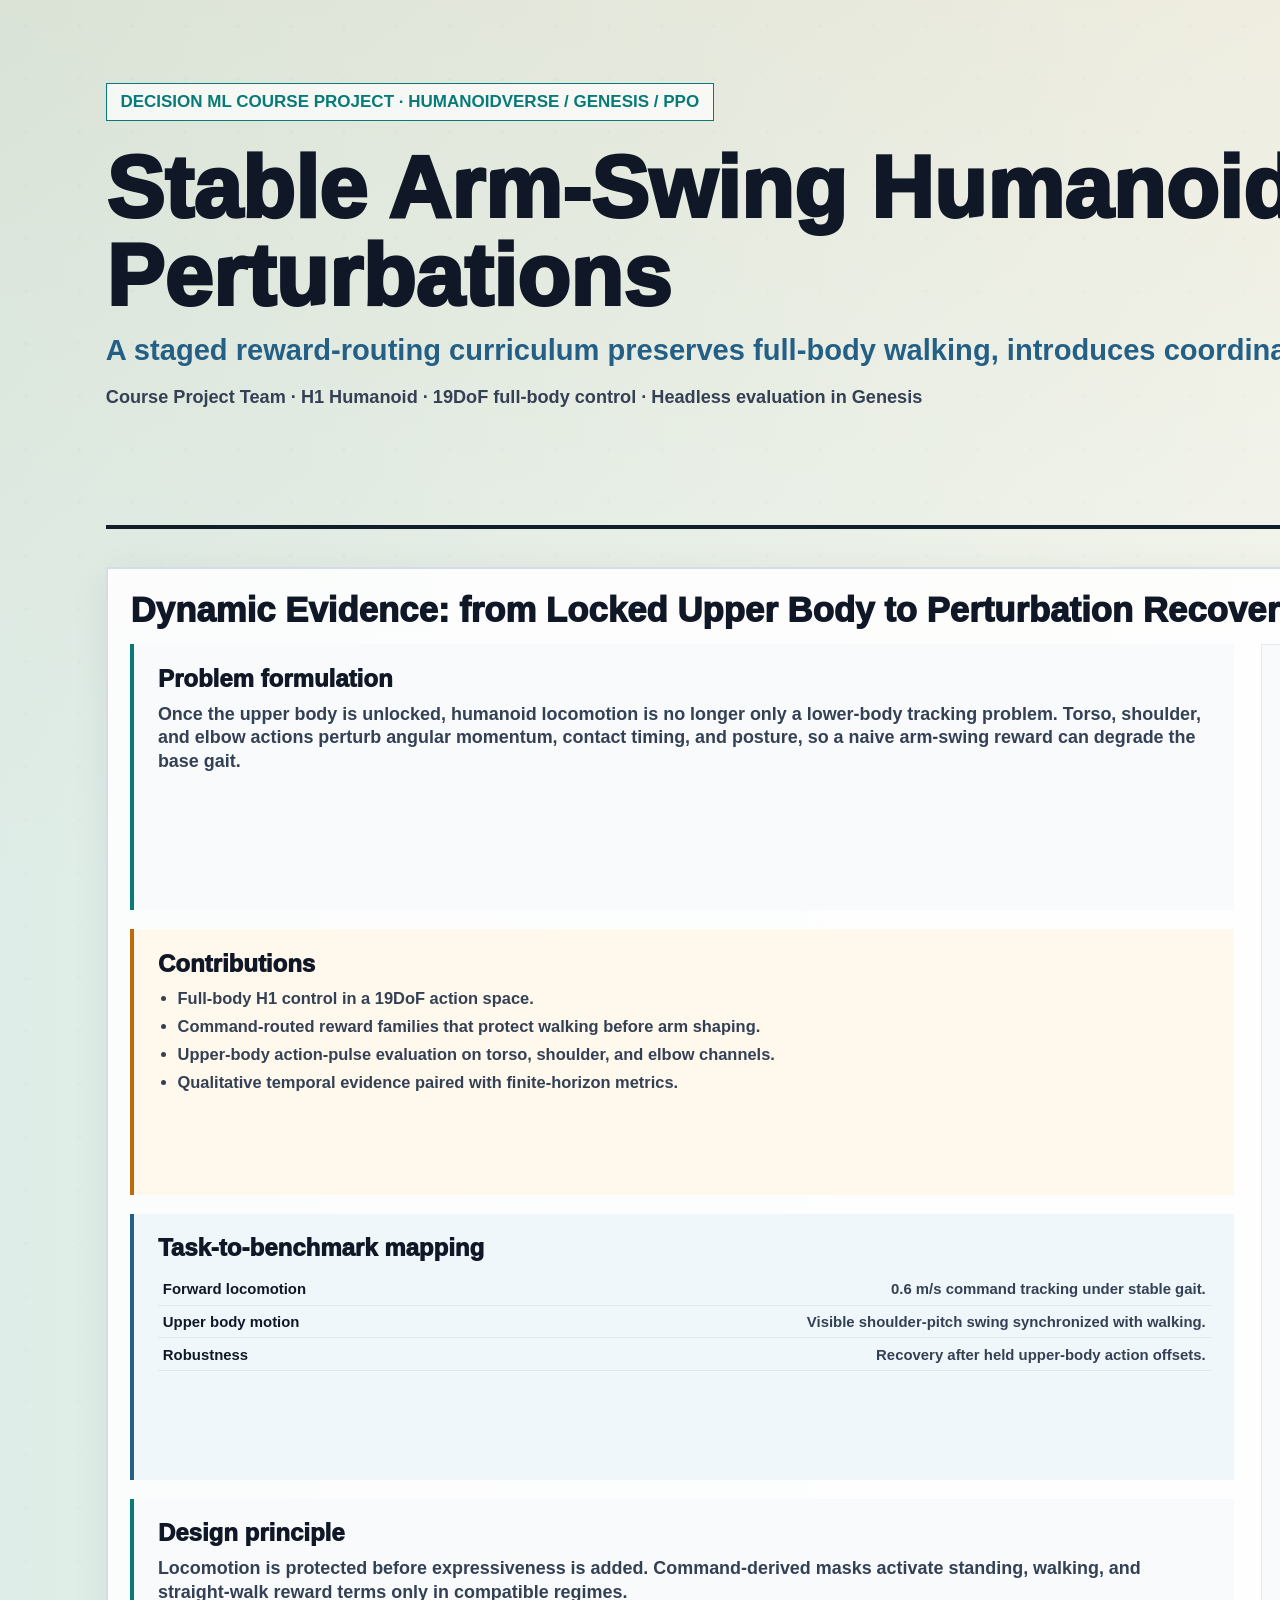
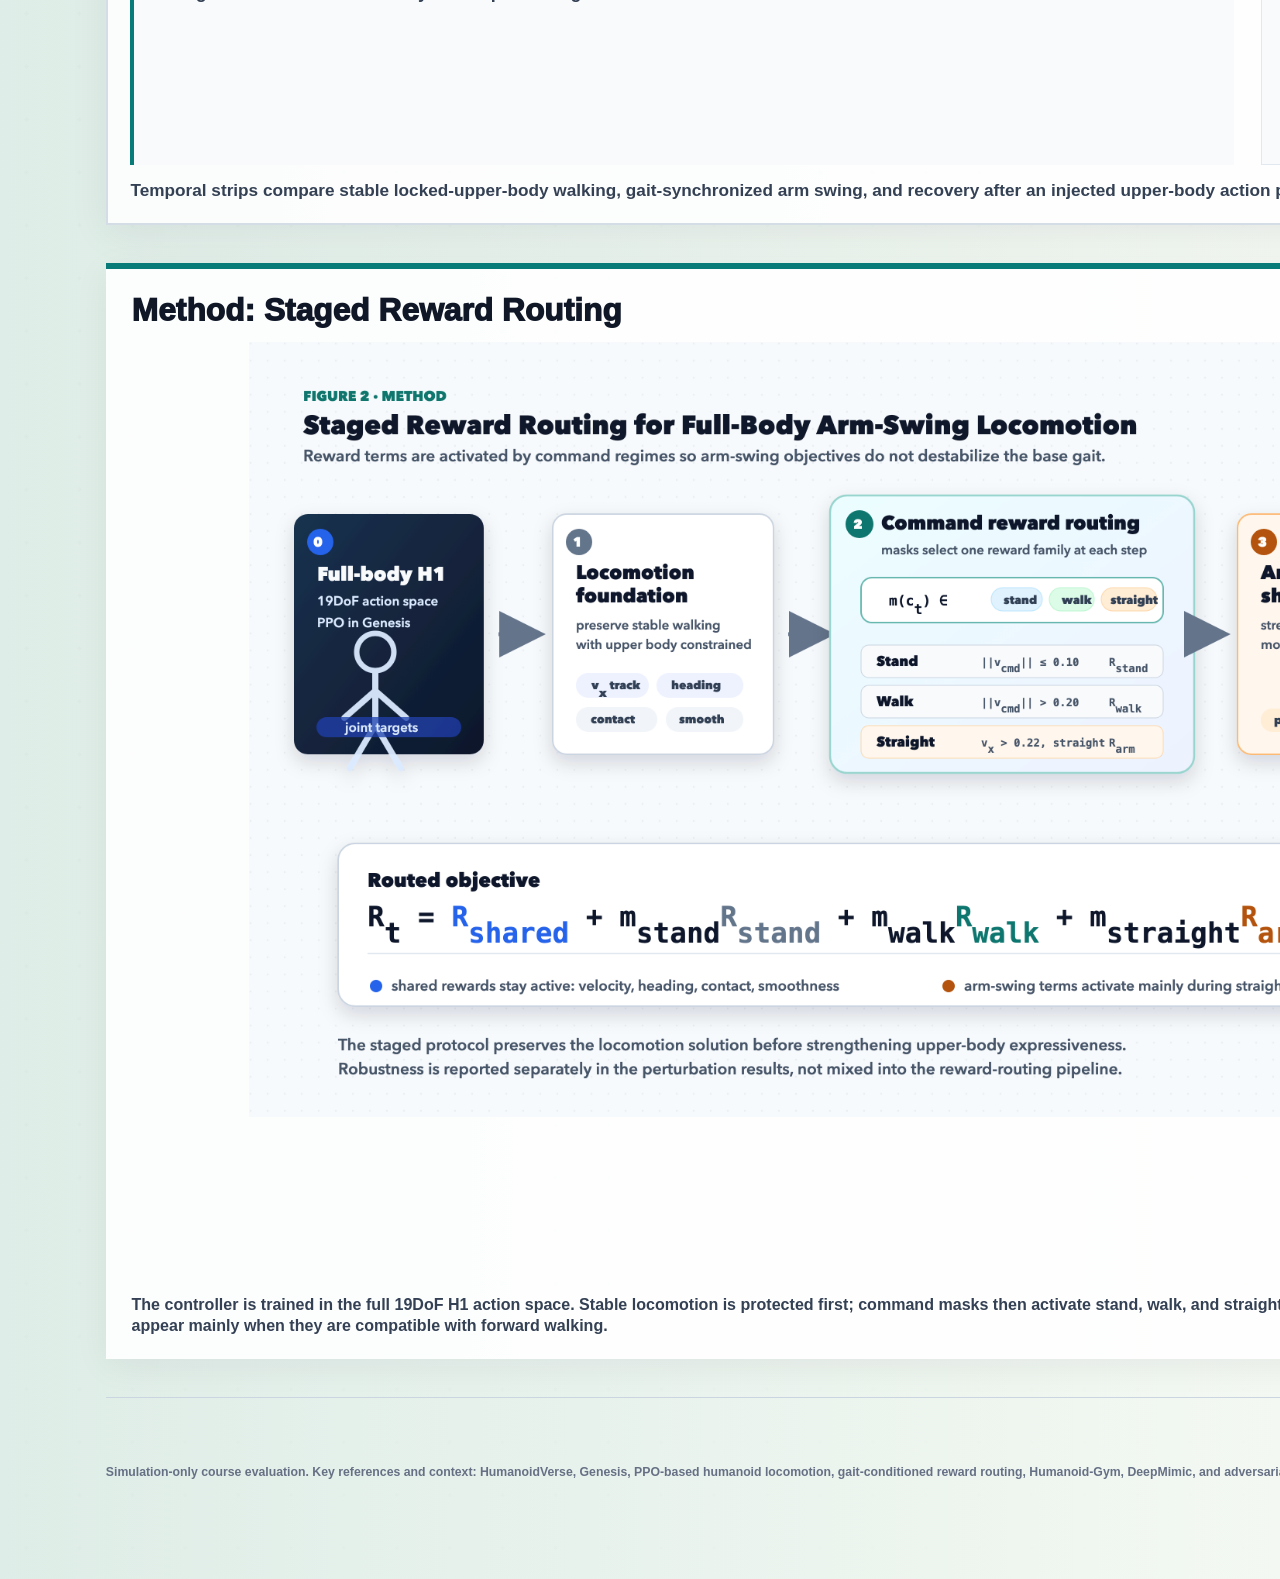
<file: output/poster_1/index.html>
<!doctype html>
<html lang="en">
<head>
  <meta charset="utf-8">
  <meta name="viewport" content="width=device-width, initial-scale=1">
  <title>Stable Arm-Swing Humanoid Locomotion under Upper-Body Perturbations</title>
  <style>
    @page { size: 1189mm 841mm; margin: 0; }

    :root {
      --paper: #f7faf4;
      --ink: #101828;
      --soft: #344054;
      --muted: #667085;
      --line: #cbd5e1;
      --panel: #ffffff;
      --night: #111f2a;
      --teal: #087b78;
      --mint: #e1f6ee;
      --gold: #bd6b0b;
      --amber: #fff4e2;
      --blue: #245f86;
      --red: #b42318;
      --green: #15803d;
    }

    * { box-sizing: border-box; }

    body {
      margin: 0;
      background: #dfe8e7;
      color: var(--ink);
      font-family: "Avenir Next", "Inter", "Helvetica Neue", Arial, sans-serif;
    }

    .poster {
      width: 1189mm;
      height: 841mm;
      margin: 0 auto;
      padding: 22mm 28mm 17mm;
      background:
        linear-gradient(90deg, rgba(8, 123, 120, 0.10), transparent 34%),
        linear-gradient(180deg, rgba(189, 107, 11, 0.08), transparent 28%),
        var(--paper);
      overflow: hidden;
      position: relative;
    }

    .poster::after {
      content: "";
      position: absolute;
      inset: 0;
      pointer-events: none;
      background-image: radial-gradient(rgba(16, 24, 40, 0.08) 0.55mm, transparent 0.55mm);
      background-size: 14mm 14mm;
      opacity: 0.24;
      mask-image: linear-gradient(120deg, #000 0%, transparent 70%);
    }

    .sheet {
      position: relative;
      z-index: 1;
      height: 100%;
      display: grid;
      grid-template-rows: 118mm 333mm 290mm 22mm;
      gap: 10mm;
    }

    header {
      display: grid;
      grid-template-columns: 760mm 1fr;
      gap: 20mm;
      align-items: stretch;
      border-bottom: 1.1mm solid var(--night);
      padding-bottom: 10mm;
    }

    .tag {
      display: inline-block;
      padding: 2.1mm 3.6mm;
      border: 0.45mm solid var(--teal);
      color: var(--teal);
      background: rgba(255, 255, 255, 0.72);
      font-size: 4.5mm;
      font-weight: 900;
      letter-spacing: 0;
    }

    h1 {
      margin: 6mm 0 3mm;
      font-size: 23mm;
      line-height: 1.02;
      font-weight: 950;
      letter-spacing: 0;
      max-width: 790mm;
    }

    .subtitle {
      margin: 0;
      max-width: 720mm;
      font-size: 7.7mm;
      line-height: 1.24;
      color: var(--blue);
      font-weight: 820;
    }

    .authors {
      margin-top: 4.6mm;
      color: var(--soft);
      font-size: 4.8mm;
      font-weight: 720;
      line-height: 1.25;
    }

    .claim {
      background:
        linear-gradient(135deg, rgba(225, 246, 238, 0.96), rgba(255, 248, 237, 0.96)),
        #ffffff;
      color: var(--ink);
      padding: 8mm 9mm;
      display: grid;
      grid-template-rows: auto 1fr auto;
      border: 0.55mm solid #9bd9d3;
      border-left: 2.2mm solid var(--teal);
      box-shadow: 0 3mm 12mm rgba(16, 24, 40, 0.10);
    }

    .claim h2 {
      margin: 0;
      color: var(--ink);
      font-size: 8.4mm;
      line-height: 1.07;
      font-weight: 950;
      letter-spacing: 0;
    }

    .claim p {
      margin: 4mm 0 0;
      color: var(--soft);
      font-size: 5.7mm;
      line-height: 1.32;
      font-weight: 700;
    }

    .mini-stats {
      display: grid;
      grid-template-columns: repeat(4, 1fr);
      gap: 3.5mm;
      padding-top: 4.2mm;
      border-top: 0.4mm solid rgba(8, 123, 120, 0.28);
    }

    .mini-stats strong {
      display: block;
      color: var(--teal);
      font-size: 9.2mm;
      line-height: 0.95;
      font-weight: 950;
    }

    .mini-stats span {
      display: block;
      margin-top: 1.2mm;
      color: var(--soft);
      font-size: 3.55mm;
      line-height: 1.14;
      font-weight: 850;
      text-transform: uppercase;
    }

    .band {
      background: rgba(255, 255, 255, 0.88);
      border: 0.55mm solid #d4dde6;
      box-shadow: 0 2.2mm 10mm rgba(16, 24, 40, 0.07);
      padding: 6mm;
      min-height: 0;
    }

    .evidence {
      display: grid;
      grid-template-rows: auto 1fr auto;
      gap: 4mm;
    }

    .evidence-body {
      display: grid;
      grid-template-columns: 292mm 1fr 292mm;
      gap: 7mm;
      min-height: 0;
      align-items: stretch;
    }

    .evidence-aside {
      display: grid;
      gap: 5mm;
      grid-template-rows: repeat(4, minmax(0, 1fr));
      align-content: stretch;
      min-height: 0;
    }

    .mini-card {
      background: #f8fafc;
      border-left: 1.2mm solid var(--teal);
      padding: 5.7mm 6.2mm;
      min-height: 0;
      display: grid;
      align-content: start;
    }

    .mini-card.gold { border-left-color: var(--gold); background: #fff8ed; }
    .mini-card.blue { border-left-color: var(--blue); background: #f0f7fb; }

    .mini-card h3 {
      margin: 0 0 3mm;
      font-size: 6.35mm;
      line-height: 1.08;
      font-weight: 950;
    }

    .mini-card p {
      margin: 0;
      color: var(--soft);
      font-size: 4.75mm;
      line-height: 1.30;
      font-weight: 650;
    }

    .mini-card ul {
      margin: 0;
      padding-left: 5.2mm;
      color: var(--soft);
      font-size: 4.35mm;
      line-height: 1.27;
      font-weight: 650;
    }

    .mini-card li + li { margin-top: 1.9mm; }

    .mapping {
      width: 100%;
      border-collapse: collapse;
      font-size: 3.95mm;
      line-height: 1.18;
      font-weight: 650;
    }

    .mapping td {
      padding: 1.9mm 1.3mm;
      border-bottom: 0.25mm solid #e2e8f0;
      color: var(--soft);
      vertical-align: top;
    }

    .mapping td:first-child {
      color: var(--ink);
      font-weight: 900;
      width: 32%;
    }

    .section-head {
      display: flex;
      align-items: baseline;
      justify-content: space-between;
      gap: 10mm;
    }

    .section-title {
      margin: 0;
      font-size: 9.2mm;
      line-height: 1.08;
      font-weight: 950;
      letter-spacing: 0;
    }

    .section-kicker {
      color: var(--teal);
      font-size: 4.9mm;
      font-weight: 900;
      text-transform: uppercase;
      letter-spacing: 0;
    }

    .figure-img {
      width: 100%;
      height: 100%;
      object-fit: contain;
      display: block;
      min-height: 0;
    }

    .figure-frame {
      min-height: 0;
      display: grid;
      place-items: center;
      background: #f8fafc;
      border: 0.25mm solid #e2e8f0;
    }

    .caption {
      margin: 0;
      color: var(--soft);
      font-size: 4.55mm;
      line-height: 1.23;
      font-weight: 620;
    }

    .bottom {
      display: grid;
      grid-template-columns: 424mm 456mm 1fr;
      gap: 10mm;
      min-height: 0;
    }

    .panel {
      background: rgba(255, 255, 255, 0.90);
      border-top: 1.6mm solid var(--teal);
      box-shadow: 0 2mm 9mm rgba(16, 24, 40, 0.06);
      padding: 6.2mm 6.8mm;
      min-height: 0;
      display: grid;
      grid-template-rows: auto 1fr auto;
      gap: 4mm;
    }

    .panel.gold { border-top-color: var(--gold); }
    .panel.blue { border-top-color: var(--blue); }

    .panel h2 {
      margin: 0;
      font-size: 8.4mm;
      line-height: 1.08;
      font-weight: 950;
    }

    .method-img {
      width: 100%;
      height: 205mm;
      object-fit: contain;
      display: block;
    }

    .method-text,
    .takeaway p,
    .results-note {
      margin: 0;
      color: var(--soft);
      font-size: 4.25mm;
      line-height: 1.29;
      font-weight: 620;
    }

    .results {
      grid-template-rows: auto auto auto auto auto;
    }

    .trend-box {
      background: #f8fafc;
      border: 0.35mm solid #dbe4ee;
      padding: 4.2mm 4.6mm;
      display: grid;
      gap: 2.2mm;
    }

    .trend-box h3 {
      margin: 0;
      font-size: 4.55mm;
      line-height: 1.08;
      font-weight: 950;
    }

    .trend-row {
      display: grid;
      grid-template-columns: 45mm 1fr auto;
      gap: 3mm;
      align-items: center;
      color: var(--soft);
      font-size: 3.7mm;
      line-height: 1.1;
      font-weight: 680;
    }

    .trend-line {
      height: 3.2mm;
      border-radius: 2mm;
      background: linear-gradient(90deg, #8ceacb 0%, #8ceacb 34%, #f7c46c 35%, #f7c46c 66%, #f59e0b 67%, #f59e0b 100%);
    }

    .trend-line.flat {
      background: linear-gradient(90deg, #8ceacb 0%, #8ceacb 100%);
    }

    .callouts {
      display: grid;
      grid-template-columns: 1fr 1fr;
      gap: 5mm;
    }

    .callout {
      background: var(--night);
      color: white;
      padding: 5mm 5.2mm;
      min-height: 42mm;
      display: grid;
      align-content: center;
    }

    .callout.gold {
      background: #fff8ed;
      color: var(--ink);
      border: 0.45mm solid #f6c882;
    }

    .callout strong {
      display: block;
      font-size: 11.4mm;
      line-height: 0.95;
      font-weight: 950;
      color: #8ceacb;
    }

    .callout.gold strong { color: var(--gold); }

    .callout span {
      display: block;
      margin-top: 2mm;
      font-size: 3.8mm;
      line-height: 1.18;
      font-weight: 760;
      color: #d7e1e8;
    }

    .callout.gold span { color: var(--soft); }

    table {
      width: 100%;
      height: auto;
      align-self: start;
      border-collapse: collapse;
      font-size: 3.85mm;
      line-height: 1.13;
      font-weight: 650;
    }

    thead th {
      background: #eef2f6;
      color: var(--ink);
      padding: 2.5mm 2.2mm;
      text-align: right;
      border-bottom: 0.45mm solid #cbd5e1;
      font-size: 3.45mm;
      text-transform: uppercase;
    }

    thead th:first-child,
    tbody td:first-child { text-align: left; }

    tbody td {
      padding: 2.45mm 2.2mm;
      border-bottom: 0.28mm solid #e2e8f0;
      text-align: right;
      color: var(--soft);
      white-space: nowrap;
    }

    tbody tr.robust td:first-child { color: var(--teal); font-weight: 900; }
    tbody tr.baseline td:first-child { color: var(--red); font-weight: 900; }

    .tiny {
      color: var(--muted);
      font-size: 3.25mm;
      line-height: 1.22;
      font-weight: 620;
    }

    .stage-map {
      display: grid;
      gap: 4mm;
      align-content: start;
    }

    .stage-row {
      display: grid;
      grid-template-columns: 28mm 1fr;
      gap: 4mm;
      padding: 4mm 0;
      border-bottom: 0.32mm solid #e1e8ee;
    }

    .stage-id {
      width: 20mm;
      height: 20mm;
      display: grid;
      place-items: center;
      background: var(--mint);
      color: var(--teal);
      border: 0.45mm solid #9bd9d3;
      border-radius: 50%;
      font-size: 6mm;
      font-weight: 950;
    }

    .stage-row:nth-child(3) .stage-id { background: #fff4e2; color: var(--gold); border-color: #f3c27b; }
    .stage-row:nth-child(4) .stage-id { background: #ecfdf5; color: var(--green); border-color: #86efac; }

    .stage-row b {
      display: block;
      font-size: 4.4mm;
      line-height: 1.05;
      color: var(--ink);
      font-weight: 950;
    }

    .stage-row span {
      display: block;
      margin-top: 1.4mm;
      font-size: 3.65mm;
      line-height: 1.22;
      color: var(--soft);
      font-weight: 620;
    }

    .takeaway {
      background: #111f2a;
      color: white;
      padding: 5mm 5.5mm;
      margin-top: 2mm;
    }

    .takeaway p {
      color: #e9f2f5;
      font-size: 4.1mm;
    }

    footer {
      display: grid;
      grid-template-columns: 1fr auto;
      gap: 14mm;
      align-items: end;
      color: var(--muted);
      font-size: 3.25mm;
      line-height: 1.25;
      font-weight: 620;
      border-top: 0.35mm solid #cbd5e1;
      padding-top: 3.5mm;
    }

    .refs {
      max-width: 900mm;
    }

    .qr-placeholder {
      min-width: 74mm;
      text-align: right;
      color: var(--soft);
      font-weight: 800;
    }
  </style>
</head>
<body>
  <main class="poster">
    <div class="sheet">
      <header>
        <section>
          <span class="tag">DECISION ML COURSE PROJECT · HUMANOIDVERSE / GENESIS / PPO</span>
          <h1>Stable Arm-Swing Humanoid Locomotion under Upper-Body Perturbations</h1>
          <p class="subtitle">
            A staged reward-routing curriculum preserves full-body walking, introduces coordinated shoulder-pitch arm swing, and evaluates recovery under torso, shoulder, and elbow action pulses.
          </p>
          <p class="authors">Course Project Team · H1 Humanoid · 19DoF full-body control · Headless evaluation in Genesis</p>
        </section>

        <aside class="claim">
          <div>
            <h2>Robust walking is learned without freezing upper-body motion.</h2>
            <p>The final policy survives strong upper-body perturbations while retaining visible shoulder swing and forward command tracking.</p>
          </div>
          <div></div>
          <div class="mini-stats">
            <div><strong>19</strong><span>controlled<br>DoF</span></div>
            <div><strong>32</strong><span>parallel<br>envs</span></div>
            <div><strong>20s</strong><span>eval<br>horizon</span></div>
            <div><strong>0</strong><span>falls at<br>amp2</span></div>
          </div>
        </aside>
      </header>

      <section class="band evidence">
        <div class="section-head">
          <h2 class="section-title">Dynamic Evidence: from Locked Upper Body to Perturbation Recovery</h2>
          <span class="section-kicker">Figure 1 · temporal rollouts</span>
        </div>
        <div class="evidence-body">
          <aside class="evidence-aside">
            <div class="mini-card">
              <h3>Problem formulation</h3>
              <p>
                Once the upper body is unlocked, humanoid locomotion is no longer only a lower-body tracking problem. Torso, shoulder, and elbow actions perturb angular momentum, contact timing, and posture, so a naive arm-swing reward can degrade the base gait.
              </p>
            </div>
            <div class="mini-card gold">
              <h3>Contributions</h3>
              <ul>
                <li>Full-body H1 control in a 19DoF action space.</li>
                <li>Command-routed reward families that protect walking before arm shaping.</li>
                <li>Upper-body action-pulse evaluation on torso, shoulder, and elbow channels.</li>
                <li>Qualitative temporal evidence paired with finite-horizon metrics.</li>
              </ul>
            </div>
            <div class="mini-card blue">
              <h3>Task-to-benchmark mapping</h3>
              <table class="mapping" aria-label="Course requirement mapping">
                <tbody>
                  <tr><td>Forward locomotion</td><td>0.6 m/s command tracking under stable gait.</td></tr>
                  <tr><td>Upper body motion</td><td>Visible shoulder-pitch swing synchronized with walking.</td></tr>
                  <tr><td>Robustness</td><td>Recovery after held upper-body action offsets.</td></tr>
                </tbody>
              </table>
            </div>
            <div class="mini-card">
              <h3>Design principle</h3>
              <p>
                Locomotion is protected before expressiveness is added. Command-derived masks activate standing, walking, and straight-walk reward terms only in compatible regimes.
              </p>
            </div>
          </aside>

          <div class="figure-frame">
            <img class="figure-img" src="assets/figure1_temporal_montage.png" alt="Three temporal strips showing locked-upper-body walking, coordinated arm swing, and recovery from an upper-body perturbation.">
          </div>

          <aside class="evidence-aside">
            <div class="mini-card blue">
              <h3>Evaluation protocol</h3>
              <p>
                We evaluate 32 parallel H1 humanoids for a 20 s horizon. Upper-body action pulses are applied to torso, shoulder, and elbow channels while the forward command remains fixed at 0.6 m/s.
              </p>
            </div>
            <div class="mini-card">
              <h3>Metrics reported</h3>
              <p>
                Survival counts environments without non-timeout resets. Tracking error measures forward velocity deviation. Max tilt uses the projected-gravity tilt proxy and exposes perturbation-induced posture excursions.
              </p>
            </div>
            <div class="mini-card gold">
              <h3>Result interpretation</h3>
              <p>
                Recovery success is not used as the headline baseline comparison because a policy may briefly satisfy the recovery criterion after some pulses while still repeatedly resetting. Survival, falls, and max tilt are more decisive.
              </p>
            </div>
            <div class="mini-card">
              <h3>Reading the rows</h3>
              <p>
                Row A verifies the stable walking foundation. Row B shows visible gait-synchronized arm swing. Row C shows a perturbed upper body returning to forward walking.
              </p>
            </div>
          </aside>
        </div>
        <p class="caption">
          Temporal strips compare stable locked-upper-body walking, gait-synchronized arm swing, and recovery after an injected upper-body action pulse. The qualitative claim is temporal: the robot continues walking while upper-body behavior changes from constrained, to coordinated, to externally perturbed.
        </p>
      </section>

      <section class="bottom">
        <article class="panel">
          <h2>Method: Staged Reward Routing</h2>
          <img class="method-img" src="assets/staged_reward_routing.png" alt="Staged reward routing method diagram.">
          <p class="method-text">
            The controller is trained in the full 19DoF H1 action space. Stable locomotion is protected first; command masks then activate stand, walk, and straight-walk reward families so arm-swing objectives appear mainly when they are compatible with forward walking.
          </p>
        </article>

        <article class="panel gold results">
          <h2>Quantitative Robustness under Upper-Body Pulses</h2>
          <div class="callouts">
            <div class="callout">
              <strong>100%</strong>
              <span>survival at amp = 2.0 across 32 environments</span>
            </div>
            <div class="callout gold">
              <strong>0 vs. 95</strong>
              <span>falls: robust policy vs. arm-swing baseline under amp2</span>
            </div>
          </div>

          <table aria-label="Finite-horizon perturbation evaluation">
            <thead>
              <tr>
                <th>Policy / setting</th>
                <th>Amp</th>
                <th>Survival</th>
                <th>Mean time</th>
                <th>Falls</th>
                <th>Track err.</th>
                <th>Max tilt</th>
              </tr>
            </thead>
            <tbody>
              <tr class="robust">
                <td>Robust policy</td><td>0.0</td><td>100%</td><td>20.00s</td><td>0</td><td>0.0228</td><td>4.67&deg;</td>
              </tr>
              <tr class="robust">
                <td>Robust policy</td><td>1.0</td><td>100%</td><td>20.00s</td><td>0</td><td>0.0225</td><td>7.81&deg;</td>
              </tr>
              <tr class="robust">
                <td>Robust policy</td><td>2.0</td><td>100%</td><td>20.00s</td><td>0</td><td>0.0245</td><td>9.12&deg;</td>
              </tr>
              <tr class="baseline">
                <td>Arm-swing baseline</td><td>2.0</td><td>0%</td><td>5.48s</td><td>95</td><td>0.1401</td><td>89.93&deg;</td>
              </tr>
            </tbody>
          </table>

          <div class="trend-box">
            <h3>Robust policy under increasing perturbation amplitude</h3>
            <div class="trend-row">
              <span>Survival</span>
              <div class="trend-line flat"></div>
              <span>100% to 100% to 100%</span>
            </div>
            <div class="trend-row">
              <span>Tracking error</span>
              <div class="trend-line"></div>
              <span>0.0228 to 0.0245 m/s</span>
            </div>
            <div class="trend-row">
              <span>Max tilt</span>
              <div class="trend-line"></div>
              <span>4.67&deg; to 9.12&deg;</span>
            </div>
          </div>

          <p class="results-note">
            The amp0 run uses the same perturbation scheduling with zero magnitude. At amp2, the robust policy retains arm motion: shoulder-pitch swing amplitude 0.2536 rad and elbow sagittal separation 0.1165 m, so robustness is not obtained by simply freezing the upper body.
          </p>
        </article>

        <article class="panel blue">
          <h2>Experimental Story</h2>
          <div class="stage-map">
            <div class="stage-row">
              <div class="stage-id">1</div>
              <div><b>Locomotion foundation</b><span>Full-body H1 walks forward while the upper body is constrained to preserve a reliable gait.</span></div>
            </div>
            <div class="stage-row">
              <div class="stage-id">2</div>
              <div><b>Command-routed preparation</b><span>Stand, walk, and straight-walk masks reduce interference between posture, gait, and arm objectives.</span></div>
            </div>
            <div class="stage-row">
              <div class="stage-id">3</div>
              <div><b>Coordinated arm swing</b><span>Shoulder-pitch phase and endpoint-sagittal terms make the upper body visibly participate in walking.</span></div>
            </div>
            <div class="stage-row">
              <div class="stage-id">R</div>
              <div><b>Perturbation-robust policy</b><span>Held action offsets on torso, shoulder, and elbow channels test whether the gait recovers.</span></div>
            </div>
          </div>
          <div class="takeaway">
            <p>
              Takeaway: unlocking upper-body joints is not enough. Stable arm-swing locomotion emerges when walking is protected first, arm coordination is routed by command regime, and robustness is evaluated with explicit upper-body disturbances.
            </p>
          </div>
          <div class="mini-card gold">
            <h3>Limitations</h3>
            <p>
              Evidence is simulation-only and short-horizon. Upper-body naturalness is shaped by hand-designed phase and amplitude rewards rather than human motion priors. Future work should add angular-momentum analysis, energy cost, longer horizons, and cleaner camera evaluation.
            </p>
          </div>
          <div class="mini-card">
            <h3>Conclusion</h3>
            <p>
              The final controller demonstrates stable forward walking, visible arm swing, and bounded recovery behavior under explicit upper-body disturbances, forming a compact paper-style story from curriculum design to quantitative robustness.
            </p>
          </div>
        </article>
      </section>

      <footer>
        <div class="refs">
          Simulation-only course evaluation. Key references and context: HumanoidVerse, Genesis, PPO-based humanoid locomotion, gait-conditioned reward routing, Humanoid-Gym, DeepMimic, and adversarial/motion-prior humanoid control literature. Quantitative values are finite-horizon server evaluations, not sim-to-real claims.
        </div>
        <div class="qr-placeholder">Final poster HTML · PDF · PNG generated locally</div>
      </footer>
    </div>
  </main>
</body>
</html>
</file>
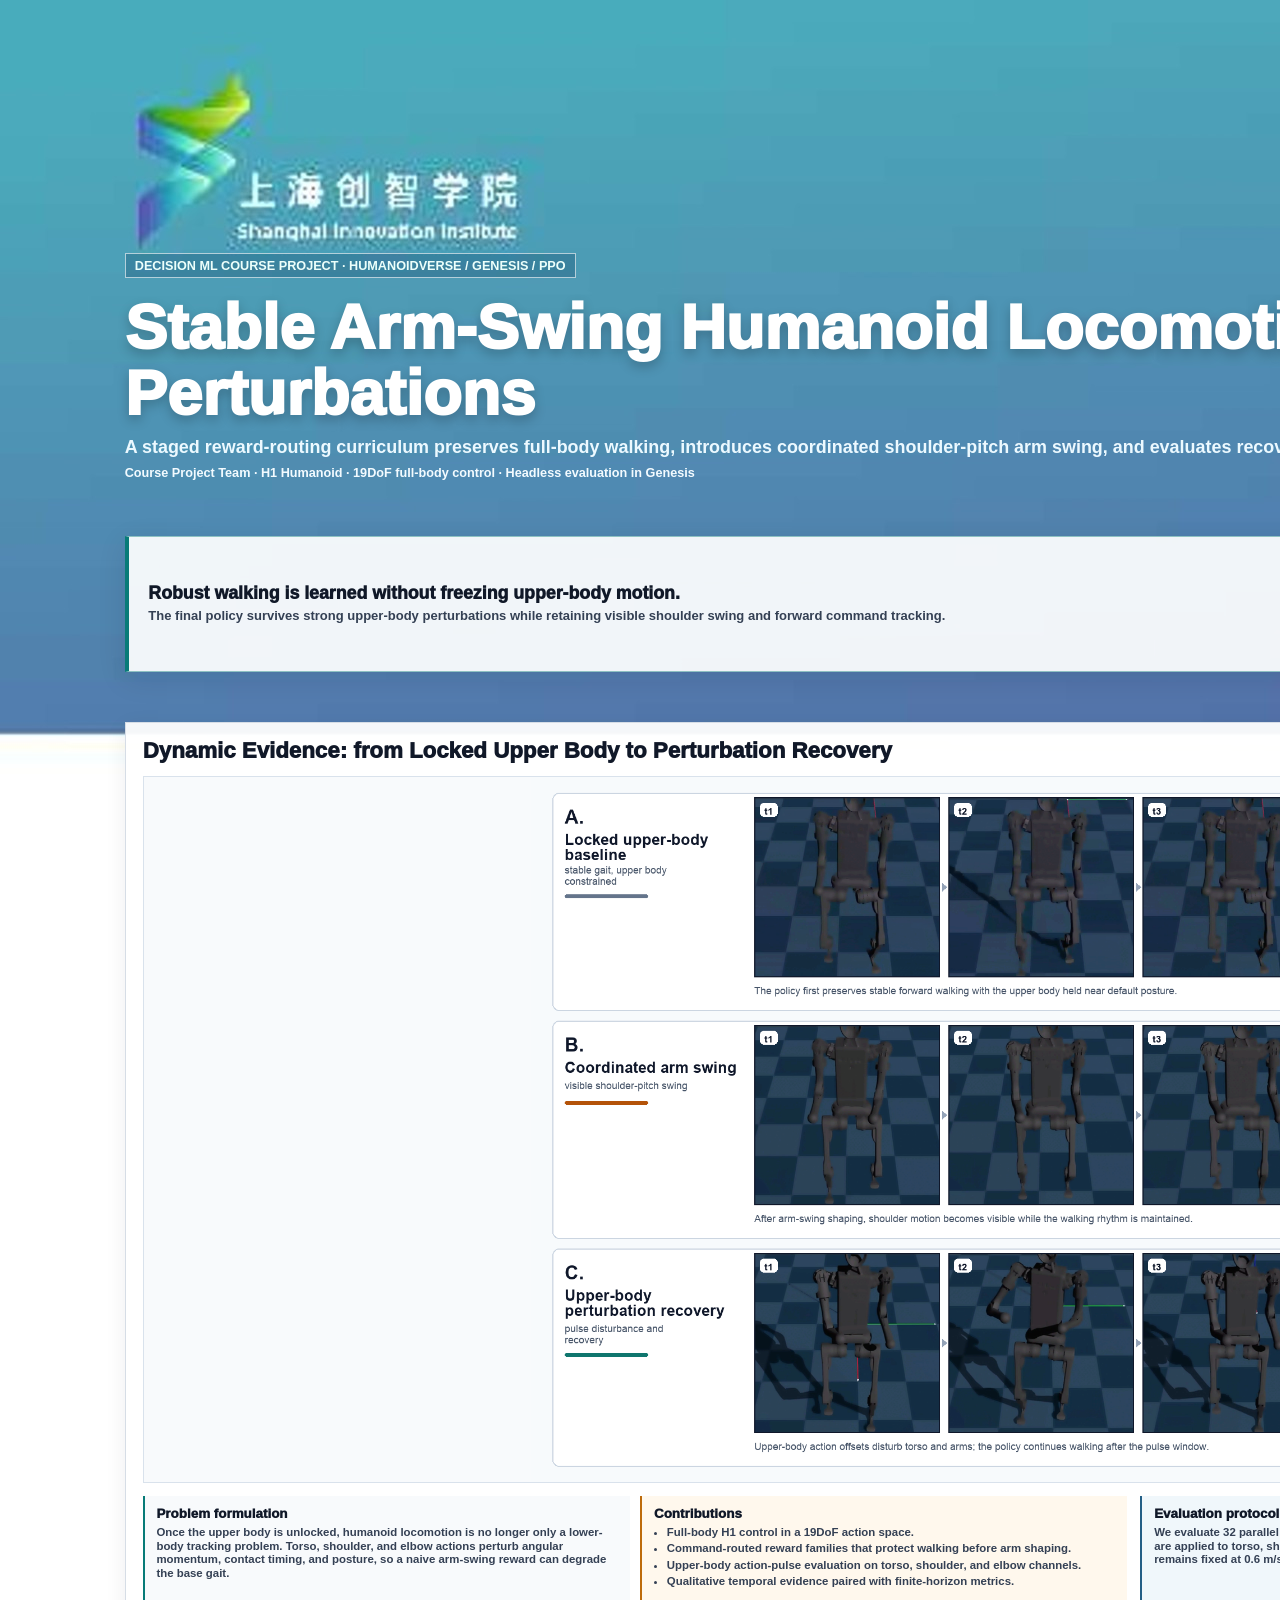
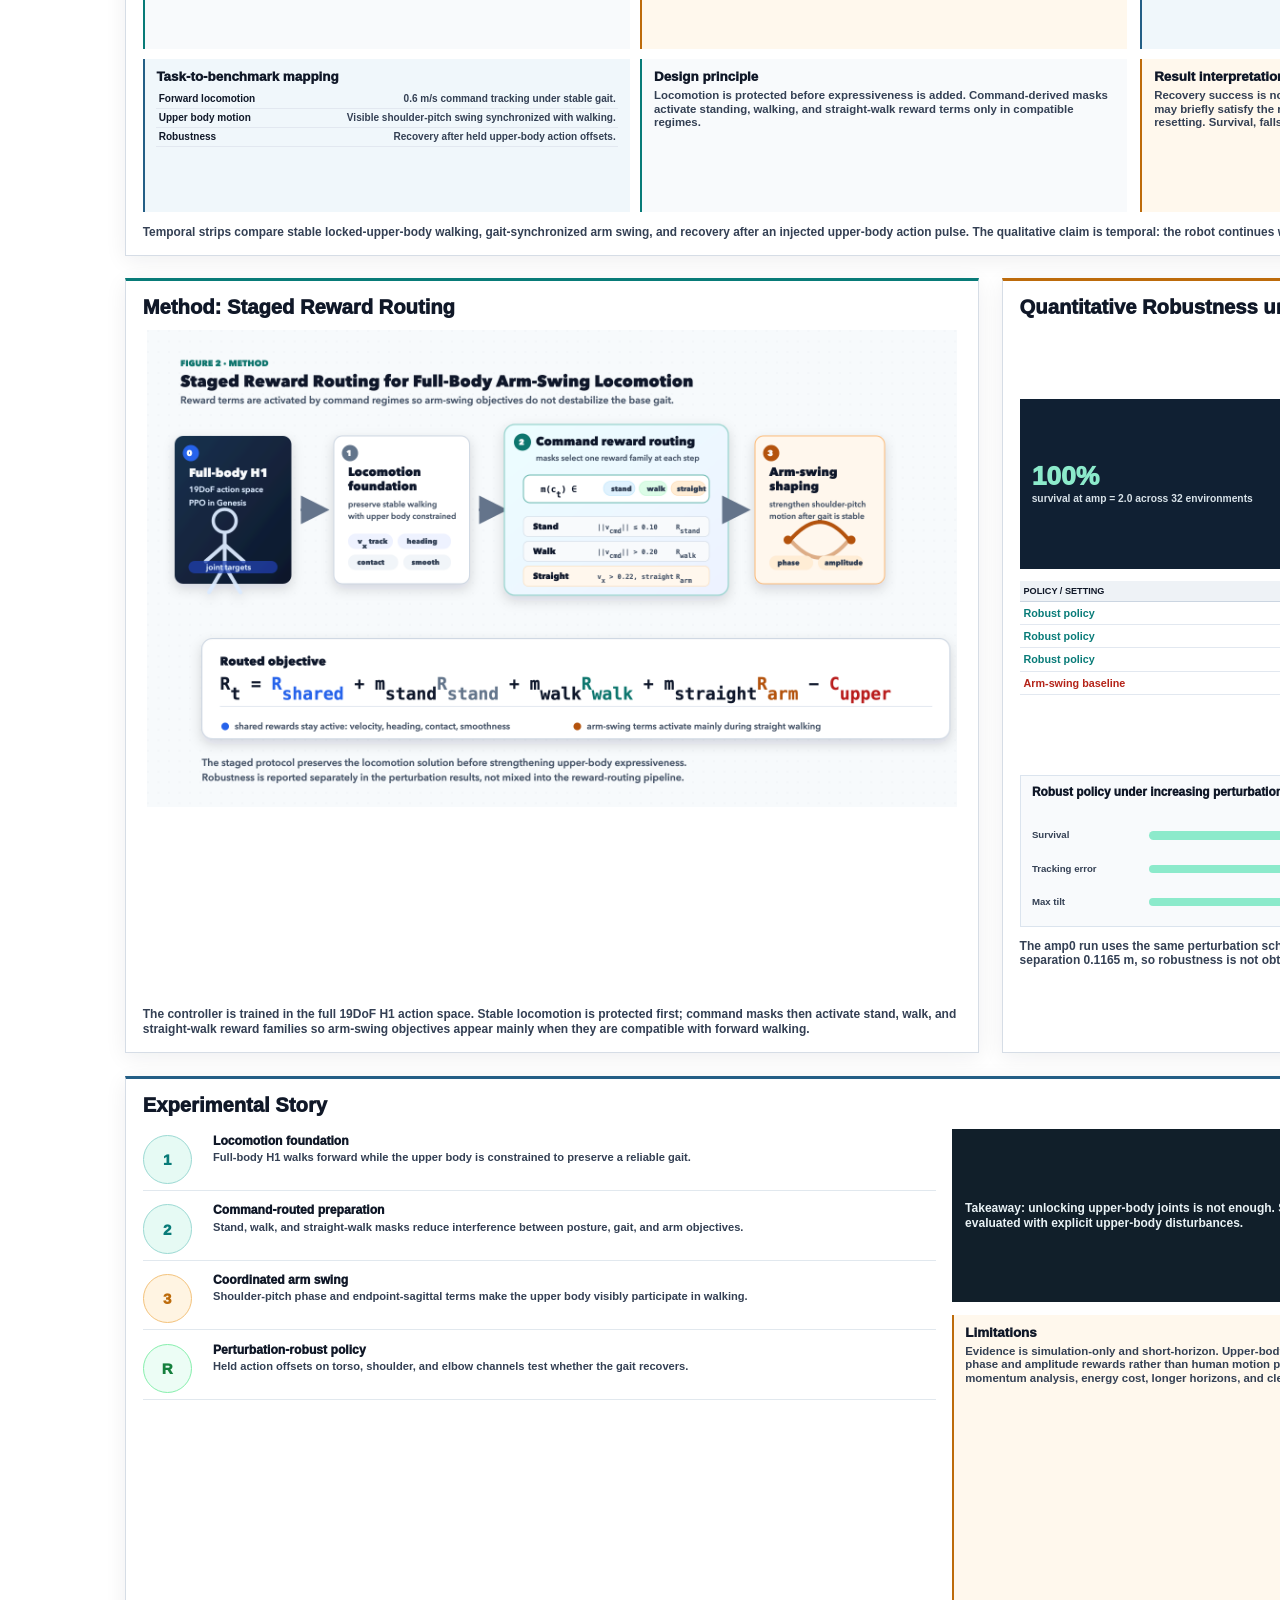
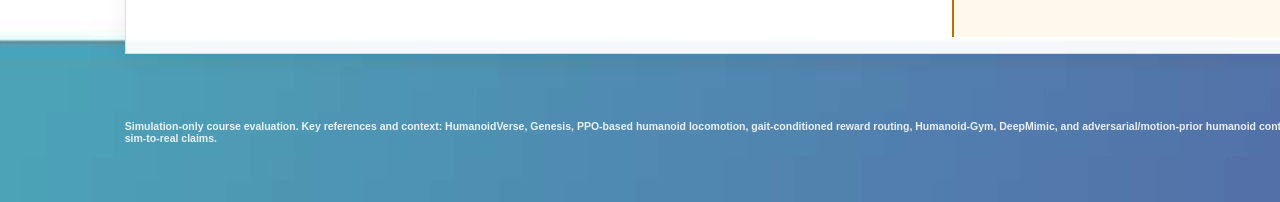
<file: output/poster_2/index.html>
<!doctype html>
<html lang="en">
<head>
  <meta charset="utf-8">
  <meta name="viewport" content="width=device-width, initial-scale=1">
  <title>Stable Arm-Swing Humanoid Locomotion under Upper-Body Perturbations</title>
  <style>
    @page { size: 1189mm 841mm; margin: 0; }

    :root {
      --paper: #f7faf4;
      --ink: #101828;
      --soft: #344054;
      --muted: #667085;
      --line: #cbd5e1;
      --panel: #ffffff;
      --night: #111f2a;
      --teal: #087b78;
      --mint: #e1f6ee;
      --gold: #bd6b0b;
      --amber: #fff4e2;
      --blue: #245f86;
      --red: #b42318;
      --green: #15803d;
    }

    * { box-sizing: border-box; }

    body {
      margin: 0;
      background: #dfe8e7;
      color: var(--ink);
      font-family: "Avenir Next", "Inter", "Helvetica Neue", Arial, sans-serif;
    }

    .poster {
      width: 1189mm;
      height: 841mm;
      margin: 0 auto;
      padding: 22mm 28mm 17mm;
      background:
        linear-gradient(90deg, rgba(8, 123, 120, 0.10), transparent 34%),
        linear-gradient(180deg, rgba(189, 107, 11, 0.08), transparent 28%),
        var(--paper);
      overflow: hidden;
      position: relative;
    }

    .poster::after {
      content: "";
      position: absolute;
      inset: 0;
      pointer-events: none;
      background-image: radial-gradient(rgba(16, 24, 40, 0.08) 0.55mm, transparent 0.55mm);
      background-size: 14mm 14mm;
      opacity: 0.24;
      mask-image: linear-gradient(120deg, #000 0%, transparent 70%);
    }

    .sheet {
      position: relative;
      z-index: 1;
      height: 100%;
      display: grid;
      grid-template-rows: 118mm 333mm 290mm 22mm;
      gap: 10mm;
    }

    header {
      display: grid;
      grid-template-columns: 760mm 1fr;
      gap: 20mm;
      align-items: stretch;
      border-bottom: 1.1mm solid var(--night);
      padding-bottom: 10mm;
    }

    .tag {
      display: inline-block;
      padding: 2.1mm 3.6mm;
      border: 0.45mm solid var(--teal);
      color: var(--teal);
      background: rgba(255, 255, 255, 0.72);
      font-size: 4.5mm;
      font-weight: 900;
      letter-spacing: 0;
    }

    h1 {
      margin: 6mm 0 3mm;
      font-size: 23mm;
      line-height: 1.02;
      font-weight: 950;
      letter-spacing: 0;
      max-width: 790mm;
    }

    .subtitle {
      margin: 0;
      max-width: 720mm;
      font-size: 7.7mm;
      line-height: 1.24;
      color: var(--blue);
      font-weight: 820;
    }

    .authors {
      margin-top: 4.6mm;
      color: var(--soft);
      font-size: 4.8mm;
      font-weight: 720;
      line-height: 1.25;
    }

    .claim {
      background:
        linear-gradient(135deg, rgba(225, 246, 238, 0.96), rgba(255, 248, 237, 0.96)),
        #ffffff;
      color: var(--ink);
      padding: 8mm 9mm;
      display: grid;
      grid-template-rows: auto 1fr auto;
      border: 0.55mm solid #9bd9d3;
      border-left: 2.2mm solid var(--teal);
      box-shadow: 0 3mm 12mm rgba(16, 24, 40, 0.10);
    }

    .claim h2 {
      margin: 0;
      color: var(--ink);
      font-size: 8.4mm;
      line-height: 1.07;
      font-weight: 950;
      letter-spacing: 0;
    }

    .claim p {
      margin: 4mm 0 0;
      color: var(--soft);
      font-size: 5.7mm;
      line-height: 1.32;
      font-weight: 700;
    }

    .mini-stats {
      display: grid;
      grid-template-columns: repeat(4, 1fr);
      gap: 3.5mm;
      padding-top: 4.2mm;
      border-top: 0.4mm solid rgba(8, 123, 120, 0.28);
    }

    .mini-stats strong {
      display: block;
      color: var(--teal);
      font-size: 9.2mm;
      line-height: 0.95;
      font-weight: 950;
    }

    .mini-stats span {
      display: block;
      margin-top: 1.2mm;
      color: var(--soft);
      font-size: 3.55mm;
      line-height: 1.14;
      font-weight: 850;
      text-transform: uppercase;
    }

    .band {
      background: rgba(255, 255, 255, 0.88);
      border: 0.55mm solid #d4dde6;
      box-shadow: 0 2.2mm 10mm rgba(16, 24, 40, 0.07);
      padding: 6mm;
      min-height: 0;
    }

    .evidence {
      display: grid;
      grid-template-rows: auto 1fr auto;
      gap: 4mm;
    }

    .evidence-body {
      display: grid;
      grid-template-columns: 292mm 1fr 292mm;
      gap: 7mm;
      min-height: 0;
      align-items: stretch;
    }

    .evidence-aside {
      display: grid;
      gap: 5mm;
      grid-template-rows: repeat(4, minmax(0, 1fr));
      align-content: stretch;
      min-height: 0;
    }

    .mini-card {
      background: #f8fafc;
      border-left: 1.2mm solid var(--teal);
      padding: 5.7mm 6.2mm;
      min-height: 0;
      display: grid;
      align-content: start;
    }

    .mini-card.gold { border-left-color: var(--gold); background: #fff8ed; }
    .mini-card.blue { border-left-color: var(--blue); background: #f0f7fb; }

    .mini-card h3 {
      margin: 0 0 3mm;
      font-size: 6.35mm;
      line-height: 1.08;
      font-weight: 950;
    }

    .mini-card p {
      margin: 0;
      color: var(--soft);
      font-size: 4.75mm;
      line-height: 1.30;
      font-weight: 650;
    }

    .mini-card ul {
      margin: 0;
      padding-left: 5.2mm;
      color: var(--soft);
      font-size: 4.35mm;
      line-height: 1.27;
      font-weight: 650;
    }

    .mini-card li + li { margin-top: 1.9mm; }

    .mapping {
      width: 100%;
      border-collapse: collapse;
      font-size: 3.95mm;
      line-height: 1.18;
      font-weight: 650;
    }

    .mapping td {
      padding: 1.9mm 1.3mm;
      border-bottom: 0.25mm solid #e2e8f0;
      color: var(--soft);
      vertical-align: top;
    }

    .mapping td:first-child {
      color: var(--ink);
      font-weight: 900;
      width: 32%;
    }

    .section-head {
      display: flex;
      align-items: baseline;
      justify-content: space-between;
      gap: 10mm;
    }

    .section-title {
      margin: 0;
      font-size: 9.2mm;
      line-height: 1.08;
      font-weight: 950;
      letter-spacing: 0;
    }

    .section-kicker {
      color: var(--teal);
      font-size: 4.9mm;
      font-weight: 900;
      text-transform: uppercase;
      letter-spacing: 0;
    }

    .figure-img {
      width: 100%;
      height: 100%;
      object-fit: contain;
      display: block;
      min-height: 0;
    }

    .figure-frame {
      min-height: 0;
      display: grid;
      place-items: center;
      background: #f8fafc;
      border: 0.25mm solid #e2e8f0;
    }

    .caption {
      margin: 0;
      color: var(--soft);
      font-size: 4.55mm;
      line-height: 1.23;
      font-weight: 620;
    }

    .bottom {
      display: grid;
      grid-template-columns: 424mm 456mm 1fr;
      gap: 10mm;
      min-height: 0;
    }

    .panel {
      background: rgba(255, 255, 255, 0.90);
      border-top: 1.6mm solid var(--teal);
      box-shadow: 0 2mm 9mm rgba(16, 24, 40, 0.06);
      padding: 6.2mm 6.8mm;
      min-height: 0;
      display: grid;
      grid-template-rows: auto 1fr auto;
      gap: 4mm;
    }

    .panel.gold { border-top-color: var(--gold); }
    .panel.blue { border-top-color: var(--blue); }

    .panel h2 {
      margin: 0;
      font-size: 8.4mm;
      line-height: 1.08;
      font-weight: 950;
    }

    .method-img {
      width: 100%;
      height: 205mm;
      object-fit: contain;
      display: block;
    }

    .method-text,
    .takeaway p,
    .results-note {
      margin: 0;
      color: var(--soft);
      font-size: 4.25mm;
      line-height: 1.29;
      font-weight: 620;
    }

    .results {
      grid-template-rows: auto auto auto auto auto;
    }

    .trend-box {
      background: #f8fafc;
      border: 0.35mm solid #dbe4ee;
      padding: 4.2mm 4.6mm;
      display: grid;
      gap: 2.2mm;
    }

    .trend-box h3 {
      margin: 0;
      font-size: 4.55mm;
      line-height: 1.08;
      font-weight: 950;
    }

    .trend-row {
      display: grid;
      grid-template-columns: 45mm 1fr auto;
      gap: 3mm;
      align-items: center;
      color: var(--soft);
      font-size: 3.7mm;
      line-height: 1.1;
      font-weight: 680;
    }

    .trend-line {
      height: 3.2mm;
      border-radius: 2mm;
      background: linear-gradient(90deg, #8ceacb 0%, #8ceacb 34%, #f7c46c 35%, #f7c46c 66%, #f59e0b 67%, #f59e0b 100%);
    }

    .trend-line.flat {
      background: linear-gradient(90deg, #8ceacb 0%, #8ceacb 100%);
    }

    .callouts {
      display: grid;
      grid-template-columns: 1fr 1fr;
      gap: 5mm;
    }

    .callout {
      background: var(--night);
      color: white;
      padding: 5mm 5.2mm;
      min-height: 42mm;
      display: grid;
      align-content: center;
    }

    .callout.gold {
      background: #fff8ed;
      color: var(--ink);
      border: 0.45mm solid #f6c882;
    }

    .callout strong {
      display: block;
      font-size: 11.4mm;
      line-height: 0.95;
      font-weight: 950;
      color: #8ceacb;
    }

    .callout.gold strong { color: var(--gold); }

    .callout span {
      display: block;
      margin-top: 2mm;
      font-size: 3.8mm;
      line-height: 1.18;
      font-weight: 760;
      color: #d7e1e8;
    }

    .callout.gold span { color: var(--soft); }

    table {
      width: 100%;
      height: auto;
      align-self: start;
      border-collapse: collapse;
      font-size: 3.85mm;
      line-height: 1.13;
      font-weight: 650;
    }

    thead th {
      background: #eef2f6;
      color: var(--ink);
      padding: 2.5mm 2.2mm;
      text-align: right;
      border-bottom: 0.45mm solid #cbd5e1;
      font-size: 3.45mm;
      text-transform: uppercase;
    }

    thead th:first-child,
    tbody td:first-child { text-align: left; }

    tbody td {
      padding: 2.45mm 2.2mm;
      border-bottom: 0.28mm solid #e2e8f0;
      text-align: right;
      color: var(--soft);
      white-space: nowrap;
    }

    tbody tr.robust td:first-child { color: var(--teal); font-weight: 900; }
    tbody tr.baseline td:first-child { color: var(--red); font-weight: 900; }

    .tiny {
      color: var(--muted);
      font-size: 3.25mm;
      line-height: 1.22;
      font-weight: 620;
    }

    .stage-map {
      display: grid;
      gap: 4mm;
      align-content: start;
    }

    .stage-row {
      display: grid;
      grid-template-columns: 28mm 1fr;
      gap: 4mm;
      padding: 4mm 0;
      border-bottom: 0.32mm solid #e1e8ee;
    }

    .stage-id {
      width: 20mm;
      height: 20mm;
      display: grid;
      place-items: center;
      background: var(--mint);
      color: var(--teal);
      border: 0.45mm solid #9bd9d3;
      border-radius: 50%;
      font-size: 6mm;
      font-weight: 950;
    }

    .stage-row:nth-child(3) .stage-id { background: #fff4e2; color: var(--gold); border-color: #f3c27b; }
    .stage-row:nth-child(4) .stage-id { background: #ecfdf5; color: var(--green); border-color: #86efac; }

    .stage-row b {
      display: block;
      font-size: 4.4mm;
      line-height: 1.05;
      color: var(--ink);
      font-weight: 950;
    }

    .stage-row span {
      display: block;
      margin-top: 1.4mm;
      font-size: 3.65mm;
      line-height: 1.22;
      color: var(--soft);
      font-weight: 620;
    }

    .takeaway {
      background: #111f2a;
      color: white;
      padding: 5mm 5.5mm;
      margin-top: 2mm;
    }

    .takeaway p {
      color: #e9f2f5;
      font-size: 4.1mm;
    }

    footer {
      display: grid;
      grid-template-columns: 1fr auto;
      gap: 14mm;
      align-items: end;
      color: var(--muted);
      font-size: 3.25mm;
      line-height: 1.25;
      font-weight: 620;
      border-top: 0.35mm solid #cbd5e1;
      padding-top: 3.5mm;
    }

    .refs {
      max-width: 900mm;
    }

    .qr-placeholder {
      min-width: 74mm;
      text-align: right;
      color: var(--soft);
      font-weight: 800;
    }
  </style>
  <link rel="stylesheet" href="portrait.css">
</head>
<body>
  <main class="poster">
    <div class="sheet">
      <header>
        <section>
          <span class="tag">DECISION ML COURSE PROJECT · HUMANOIDVERSE / GENESIS / PPO</span>
          <h1>Stable Arm-Swing Humanoid Locomotion under Upper-Body Perturbations</h1>
          <p class="subtitle">
            A staged reward-routing curriculum preserves full-body walking, introduces coordinated shoulder-pitch arm swing, and evaluates recovery under torso, shoulder, and elbow action pulses.
          </p>
          <p class="authors">Course Project Team · H1 Humanoid · 19DoF full-body control · Headless evaluation in Genesis</p>
        </section>

        <aside class="claim">
          <div>
            <h2>Robust walking is learned without freezing upper-body motion.</h2>
            <p>The final policy survives strong upper-body perturbations while retaining visible shoulder swing and forward command tracking.</p>
          </div>
          <div></div>
          <div class="mini-stats">
            <div><strong>19</strong><span>controlled<br>DoF</span></div>
            <div><strong>32</strong><span>parallel<br>envs</span></div>
            <div><strong>20s</strong><span>eval<br>horizon</span></div>
            <div><strong>0</strong><span>falls at<br>amp2</span></div>
          </div>
        </aside>
      </header>

      <section class="band evidence">
        <div class="section-head">
          <h2 class="section-title">Dynamic Evidence: from Locked Upper Body to Perturbation Recovery</h2>
          <span class="section-kicker">Figure 1 · temporal rollouts</span>
        </div>
        <div class="evidence-body">
          <aside class="evidence-aside">
            <div class="mini-card">
              <h3>Problem formulation</h3>
              <p>
                Once the upper body is unlocked, humanoid locomotion is no longer only a lower-body tracking problem. Torso, shoulder, and elbow actions perturb angular momentum, contact timing, and posture, so a naive arm-swing reward can degrade the base gait.
              </p>
            </div>
            <div class="mini-card gold">
              <h3>Contributions</h3>
              <ul>
                <li>Full-body H1 control in a 19DoF action space.</li>
                <li>Command-routed reward families that protect walking before arm shaping.</li>
                <li>Upper-body action-pulse evaluation on torso, shoulder, and elbow channels.</li>
                <li>Qualitative temporal evidence paired with finite-horizon metrics.</li>
              </ul>
            </div>
            <div class="mini-card blue">
              <h3>Task-to-benchmark mapping</h3>
              <table class="mapping" aria-label="Course requirement mapping">
                <tbody>
                  <tr><td>Forward locomotion</td><td>0.6 m/s command tracking under stable gait.</td></tr>
                  <tr><td>Upper body motion</td><td>Visible shoulder-pitch swing synchronized with walking.</td></tr>
                  <tr><td>Robustness</td><td>Recovery after held upper-body action offsets.</td></tr>
                </tbody>
              </table>
            </div>
            <div class="mini-card">
              <h3>Design principle</h3>
              <p>
                Locomotion is protected before expressiveness is added. Command-derived masks activate standing, walking, and straight-walk reward terms only in compatible regimes.
              </p>
            </div>
          </aside>

          <div class="figure-frame">
            <img class="figure-img" src="assets/figure1_temporal_montage.png" alt="Three temporal strips showing locked-upper-body walking, coordinated arm swing, and recovery from an upper-body perturbation.">
          </div>

          <aside class="evidence-aside">
            <div class="mini-card blue">
              <h3>Evaluation protocol</h3>
              <p>
                We evaluate 32 parallel H1 humanoids for a 20 s horizon. Upper-body action pulses are applied to torso, shoulder, and elbow channels while the forward command remains fixed at 0.6 m/s.
              </p>
            </div>
            <div class="mini-card">
              <h3>Metrics reported</h3>
              <p>
                Survival counts environments without non-timeout resets. Tracking error measures forward velocity deviation. Max tilt uses the projected-gravity tilt proxy and exposes perturbation-induced posture excursions.
              </p>
            </div>
            <div class="mini-card gold">
              <h3>Result interpretation</h3>
              <p>
                Recovery success is not used as the headline baseline comparison because a policy may briefly satisfy the recovery criterion after some pulses while still repeatedly resetting. Survival, falls, and max tilt are more decisive.
              </p>
            </div>
            <div class="mini-card">
              <h3>Reading the rows</h3>
              <p>
                Row A verifies the stable walking foundation. Row B shows visible gait-synchronized arm swing. Row C shows a perturbed upper body returning to forward walking.
              </p>
            </div>
          </aside>
        </div>
        <p class="caption">
          Temporal strips compare stable locked-upper-body walking, gait-synchronized arm swing, and recovery after an injected upper-body action pulse. The qualitative claim is temporal: the robot continues walking while upper-body behavior changes from constrained, to coordinated, to externally perturbed.
        </p>
      </section>

      <section class="bottom">
        <article class="panel">
          <h2>Method: Staged Reward Routing</h2>
          <img class="method-img" src="assets/staged_reward_routing.png" alt="Staged reward routing method diagram.">
          <p class="method-text">
            The controller is trained in the full 19DoF H1 action space. Stable locomotion is protected first; command masks then activate stand, walk, and straight-walk reward families so arm-swing objectives appear mainly when they are compatible with forward walking.
          </p>
        </article>

        <article class="panel gold results">
          <h2>Quantitative Robustness under Upper-Body Pulses</h2>
          <div class="callouts">
            <div class="callout">
              <strong>100%</strong>
              <span>survival at amp = 2.0 across 32 environments</span>
            </div>
            <div class="callout gold">
              <strong>0 vs. 95</strong>
              <span>falls: robust policy vs. arm-swing baseline under amp2</span>
            </div>
          </div>

          <table aria-label="Finite-horizon perturbation evaluation">
            <thead>
              <tr>
                <th>Policy / setting</th>
                <th>Amp</th>
                <th>Survival</th>
                <th>Mean time</th>
                <th>Falls</th>
                <th>Track err.</th>
                <th>Max tilt</th>
              </tr>
            </thead>
            <tbody>
              <tr class="robust">
                <td>Robust policy</td><td>0.0</td><td>100%</td><td>20.00s</td><td>0</td><td>0.0228</td><td>4.67&deg;</td>
              </tr>
              <tr class="robust">
                <td>Robust policy</td><td>1.0</td><td>100%</td><td>20.00s</td><td>0</td><td>0.0225</td><td>7.81&deg;</td>
              </tr>
              <tr class="robust">
                <td>Robust policy</td><td>2.0</td><td>100%</td><td>20.00s</td><td>0</td><td>0.0245</td><td>9.12&deg;</td>
              </tr>
              <tr class="baseline">
                <td>Arm-swing baseline</td><td>2.0</td><td>0%</td><td>5.48s</td><td>95</td><td>0.1401</td><td>89.93&deg;</td>
              </tr>
            </tbody>
          </table>

          <div class="trend-box">
            <h3>Robust policy under increasing perturbation amplitude</h3>
            <div class="trend-row">
              <span>Survival</span>
              <div class="trend-line flat"></div>
              <span>100% to 100% to 100%</span>
            </div>
            <div class="trend-row">
              <span>Tracking error</span>
              <div class="trend-line"></div>
              <span>0.0228 to 0.0245 m/s</span>
            </div>
            <div class="trend-row">
              <span>Max tilt</span>
              <div class="trend-line"></div>
              <span>4.67&deg; to 9.12&deg;</span>
            </div>
          </div>

          <p class="results-note">
            The amp0 run uses the same perturbation scheduling with zero magnitude. At amp2, the robust policy retains arm motion: shoulder-pitch swing amplitude 0.2536 rad and elbow sagittal separation 0.1165 m, so robustness is not obtained by simply freezing the upper body.
          </p>
        </article>

        <article class="panel blue">
          <h2>Experimental Story</h2>
          <div class="stage-map">
            <div class="stage-row">
              <div class="stage-id">1</div>
              <div><b>Locomotion foundation</b><span>Full-body H1 walks forward while the upper body is constrained to preserve a reliable gait.</span></div>
            </div>
            <div class="stage-row">
              <div class="stage-id">2</div>
              <div><b>Command-routed preparation</b><span>Stand, walk, and straight-walk masks reduce interference between posture, gait, and arm objectives.</span></div>
            </div>
            <div class="stage-row">
              <div class="stage-id">3</div>
              <div><b>Coordinated arm swing</b><span>Shoulder-pitch phase and endpoint-sagittal terms make the upper body visibly participate in walking.</span></div>
            </div>
            <div class="stage-row">
              <div class="stage-id">R</div>
              <div><b>Perturbation-robust policy</b><span>Held action offsets on torso, shoulder, and elbow channels test whether the gait recovers.</span></div>
            </div>
          </div>
          <div class="takeaway">
            <p>
              Takeaway: unlocking upper-body joints is not enough. Stable arm-swing locomotion emerges when walking is protected first, arm coordination is routed by command regime, and robustness is evaluated with explicit upper-body disturbances.
            </p>
          </div>
          <div class="mini-card gold">
            <h3>Limitations</h3>
            <p>
              Evidence is simulation-only and short-horizon. Upper-body naturalness is shaped by hand-designed phase and amplitude rewards rather than human motion priors. Future work should add angular-momentum analysis, energy cost, longer horizons, and cleaner camera evaluation.
            </p>
          </div>
          <div class="mini-card">
            <h3>Conclusion</h3>
            <p>
              The final controller demonstrates stable forward walking, visible arm swing, and bounded recovery behavior under explicit upper-body disturbances, forming a compact paper-style story from curriculum design to quantitative robustness.
            </p>
          </div>
        </article>
      </section>

      <footer>
        <div class="refs">
          Simulation-only course evaluation. Key references and context: HumanoidVerse, Genesis, PPO-based humanoid locomotion, gait-conditioned reward routing, Humanoid-Gym, DeepMimic, and adversarial/motion-prior humanoid control literature. Quantitative values are finite-horizon server evaluations, not sim-to-real claims.
        </div>
        <div class="qr-placeholder">Final poster HTML · PDF · PNG generated locally</div>
      </footer>
    </div>
  </main>
</body>
</html>
</file>
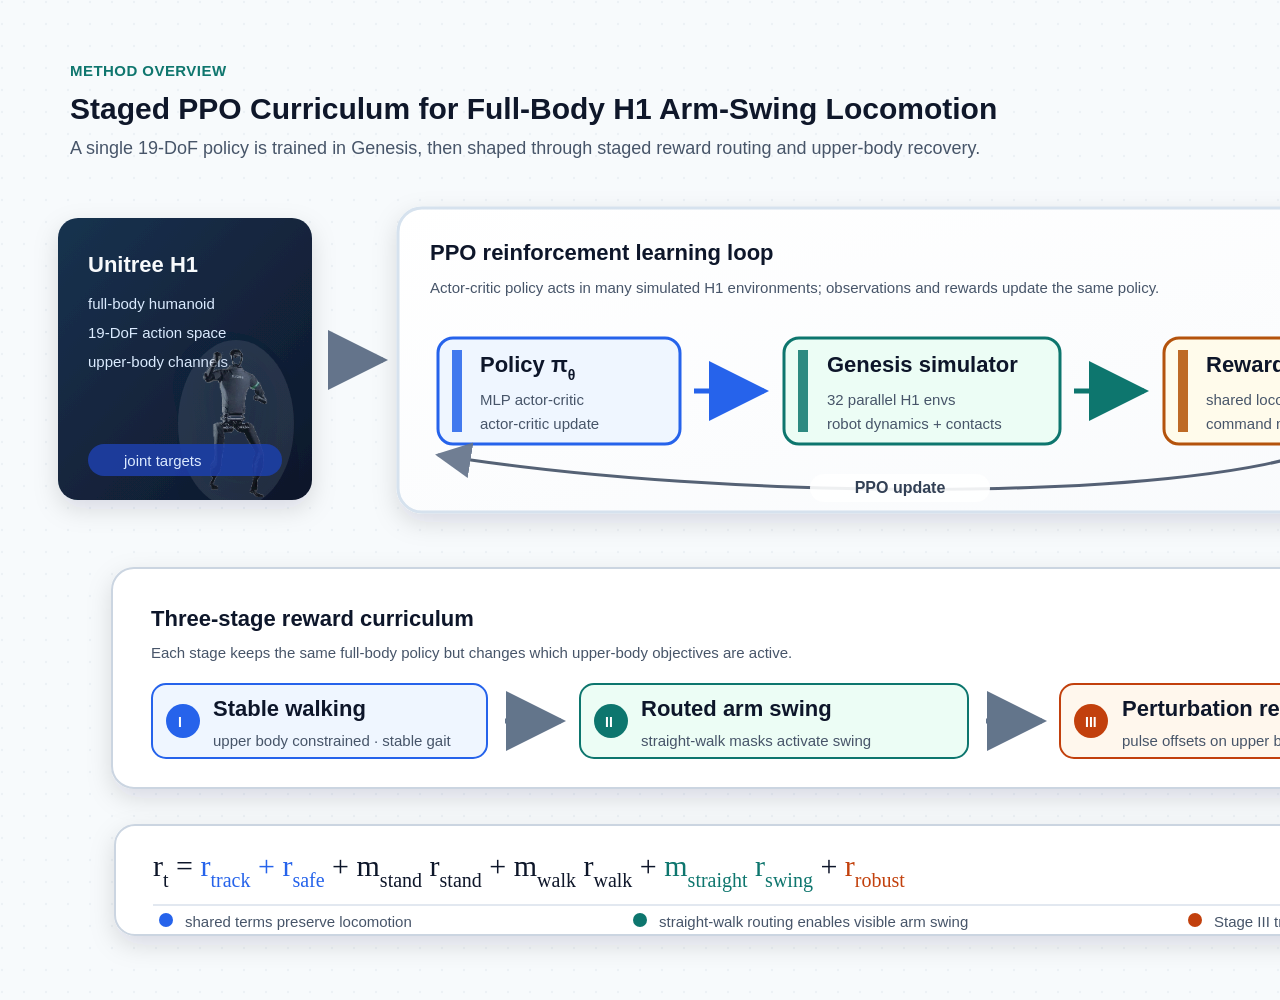
<file: paper/method_overview.html>
<!doctype html>
<html lang="en">
<head>
  <meta charset="utf-8" />
  <meta name="viewport" content="width=device-width, initial-scale=1" />
  <title>Method Overview</title>
  <style>
    :root {
      --paper: #f7fafc;
      --ink: #0f172a;
      --muted: #475569;
      --line: #cbd5e1;
      --blue: #2563eb;
      --teal: #0f766e;
      --gold: #b45309;
      --red: #c2410c;
      --slate: #334155;
    }

    * { box-sizing: border-box; }

    html, body {
      margin: 0;
      width: 100%;
      min-height: 100%;
      background: var(--paper);
      color: var(--ink);
      font-family: "Helvetica Neue", Helvetica, Arial, sans-serif;
    }

    body {
      display: block;
      overflow: hidden;
    }

    @page {
      size: 17in 10in;
      margin: 0;
    }

    .figure-shell {
      width: 1700px;
      height: 1000px;
      background: var(--paper);
    }

    svg {
      display: block;
      width: 100%;
      height: 100%;
    }

    .kicker {
      font-size: 15px;
      font-weight: 700;
      letter-spacing: 0.03em;
      text-transform: uppercase;
      fill: var(--teal);
    }

    .title {
      font-size: 30px;
      font-weight: 700;
      fill: var(--ink);
    }

    .caption {
      font-size: 18px;
      font-weight: 400;
      fill: var(--muted);
    }

    .section-title {
      font-size: 22px;
      font-weight: 700;
      fill: var(--ink);
    }

    .section-title.dark { fill: #f8fafc; }

    .body {
      font-size: 15px;
      font-weight: 400;
      fill: var(--muted);
    }

    .body.dark { fill: #dbeafe; }

    .small {
      font-size: 12px;
      font-weight: 400;
      fill: var(--muted);
    }

    .chip {
      font-size: 13px;
      font-weight: 600;
      fill: var(--slate);
    }

    .no {
      font-size: 14px;
      font-weight: 700;
      fill: #fff;
    }

    .mono {
      font-family: "SFMono-Regular", "Menlo", "Consolas", monospace;
    }

    .formula {
      font-family: "Times New Roman", Times, serif;
      font-size: 30px;
      font-weight: 500;
      fill: var(--ink);
    }

    .formula-sub {
      font-size: 20px;
      font-weight: 500;
    }

    .formula-note {
      font-size: 15px;
      font-weight: 400;
      fill: var(--muted);
    }

    .arrow-label {
      font-size: 16px;
      font-weight: 600;
      fill: var(--slate);
    }
  </style>
</head>
<body>
  <main class="figure-shell" aria-label="Method overview figure">
    <svg viewBox="0 0 1700 1000" role="img" aria-labelledby="fig-title fig-desc">
      <title id="fig-title">Method overview for staged reward curriculum</title>
      <desc id="fig-desc">PPO training loop in Genesis for a full-body Unitree H1 policy, followed by a three-stage reward curriculum.</desc>

      <defs>
        <filter id="shadow" x="-20%" y="-20%" width="140%" height="150%">
          <feDropShadow dx="0" dy="9" stdDeviation="12" flood-color="#0f172a" flood-opacity="0.13" />
        </filter>

        <marker id="arrow" markerWidth="14" markerHeight="14" refX="11" refY="7" orient="auto" markerUnits="strokeWidth">
          <path d="M 0 1 L 12 7 L 0 13 z" fill="#64748b" />
        </marker>
        <marker id="arrowBlue" markerWidth="14" markerHeight="14" refX="11" refY="7" orient="auto" markerUnits="strokeWidth">
          <path d="M 0 1 L 12 7 L 0 13 z" fill="#2563eb" />
        </marker>
        <marker id="arrowTeal" markerWidth="14" markerHeight="14" refX="11" refY="7" orient="auto" markerUnits="strokeWidth">
          <path d="M 0 1 L 12 7 L 0 13 z" fill="#0f766e" />
        </marker>
        <marker id="arrowRed" markerWidth="14" markerHeight="14" refX="11" refY="7" orient="auto" markerUnits="strokeWidth">
          <path d="M 0 1 L 12 7 L 0 13 z" fill="#c2410c" />
        </marker>

        <linearGradient id="h1Grad" x1="0" x2="1" y1="0" y2="1">
          <stop offset="0%" stop-color="#16324f" />
          <stop offset="100%" stop-color="#0f172a" />
        </linearGradient>

        <linearGradient id="loopGrad" x1="0" x2="1" y1="0" y2="1">
          <stop offset="0%" stop-color="#ffffff" />
          <stop offset="100%" stop-color="#f8fafc" />
        </linearGradient>

        <pattern id="dotGrid" width="22" height="22" patternUnits="userSpaceOnUse">
          <circle cx="2" cy="2" r="1.2" fill="#cbd5e1" opacity="0.50" />
        </pattern>
        <clipPath id="h1CardClip">
          <rect x="58" y="218" width="254" height="282" rx="20" />
        </clipPath>
      </defs>

      <rect width="1700" height="1000" fill="#f7fafc" />
      <rect width="1700" height="1000" fill="url(#dotGrid)" opacity="0.52" />

      <text x="70" y="76" class="kicker">Method Overview</text>
      <text x="70" y="119" class="title">Staged PPO Curriculum for Full-Body H1 Arm-Swing Locomotion</text>
      <text x="70" y="154" class="caption">A single 19-DoF policy is trained in Genesis, then shaped through staged reward routing and upper-body recovery.</text>

      <g filter="url(#shadow)">
        <rect x="58" y="218" width="254" height="282" rx="20" fill="url(#h1Grad)" />
        <text x="88" y="272" class="section-title dark">Unitree H1</text>
        <text x="88" y="309" class="body dark">full-body humanoid</text>
        <text x="88" y="338" class="body dark">19-DoF action space</text>
        <text x="88" y="367" class="body dark">upper-body channels</text>

        <g clip-path="url(#h1CardClip)">
          <ellipse cx="236" cy="424" rx="58" ry="84" fill="#dbeafe" opacity="0.10" />
          <image href="unitree_h1_cutout.png" x="192" y="348" width="86" height="149"
            preserveAspectRatio="xMidYMid meet" opacity="0.64"
            style="filter: drop-shadow(0 12px 20px rgba(15, 23, 42, 0.35));" />
        </g>
        <rect x="88" y="444" width="194" height="32" rx="16" fill="#1e40af" opacity="0.82" />
        <text x="124" y="466" class="body dark">joint targets</text>
      </g>

      <path d="M 330 360 L 383 360" stroke="#64748b" stroke-width="5" fill="none" marker-end="url(#arrow)" />

      <g filter="url(#shadow)">
        <rect x="398" y="208" width="1240" height="304" rx="24" fill="url(#loopGrad)" stroke="#d6e2ee" stroke-width="3" />
        <text x="430" y="260" class="section-title">PPO reinforcement learning loop</text>
        <text x="430" y="293" class="body">Actor-critic policy acts in many simulated H1 environments; observations and rewards update the same policy.</text>

        <rect x="438" y="338" width="242" height="106" rx="15" fill="#eff6ff" stroke="#2563eb" stroke-width="3" />
        <rect x="452" y="350" width="10" height="82" fill="#2563eb" opacity="0.85" />
        <text x="480" y="372" class="section-title">Policy π<tspan baseline-shift="sub" font-size="14">θ</tspan></text>
        <text x="480" y="405" class="body">MLP actor-critic</text>
        <text x="480" y="429" class="body">actor-critic update</text>

        <path d="M 694 391 L 764 391" stroke="#2563eb" stroke-width="5" fill="none" marker-end="url(#arrowBlue)" />

        <rect x="784" y="338" width="276" height="106" rx="15" fill="#ecfdf5" stroke="#0f766e" stroke-width="3" />
        <rect x="798" y="350" width="10" height="82" fill="#0f766e" opacity="0.85" />
        <text x="827" y="372" class="section-title">Genesis simulator</text>
        <text x="827" y="405" class="body">32 parallel H1 envs</text>
        <text x="827" y="429" class="body">robot dynamics + contacts</text>

        <path d="M 1074 391 L 1144 391" stroke="#0f766e" stroke-width="5" fill="none" marker-end="url(#arrowTeal)" />

        <rect x="1164" y="338" width="310" height="106" rx="15" fill="#fffbeb" stroke="#b45309" stroke-width="3" />
        <rect x="1178" y="350" width="10" height="82" fill="#b45309" opacity="0.86" />
        <text x="1206" y="372" class="section-title">Reward router</text>
        <text x="1206" y="405" class="body">shared locomotion terms</text>
        <text x="1206" y="429" class="body">command masks + stage terms</text>

        <path d="M 1324 448 C 1185 502, 730 502, 438 455" stroke="#475569" stroke-width="3" fill="none" opacity="0.92" marker-end="url(#arrow)" />
        <rect x="810" y="474" width="180" height="28" rx="14" fill="#ffffff" opacity="0.90" />
        <text x="900" y="493" text-anchor="middle" class="arrow-label">PPO update</text>
      </g>

      <g filter="url(#shadow)">
        <rect x="112" y="568" width="1476" height="220" rx="22" fill="#ffffff" stroke="#cbd5e1" stroke-width="2" />
        <text x="151" y="626" class="section-title">Three-stage reward curriculum</text>
        <text x="151" y="658" class="body">Each stage keeps the same full-body policy but changes which upper-body objectives are active.</text>

        <g>
          <rect x="152" y="684" width="335" height="74" rx="14" fill="#eff6ff" stroke="#2563eb" stroke-width="2" />
          <circle cx="183" cy="721" r="17" fill="#2563eb" />
          <text x="178" y="727" class="no">I</text>
          <text x="213" y="716" class="section-title">Stable walking</text>
          <text x="213" y="746" class="body">upper body constrained · stable gait</text>
        </g>

        <path d="M 505 721 L 561 721" stroke="#64748b" stroke-width="5" fill="none" marker-end="url(#arrow)" />

        <g>
          <rect x="580" y="684" width="388" height="74" rx="14" fill="#ecfdf5" stroke="#0f766e" stroke-width="2" />
          <circle cx="611" cy="721" r="17" fill="#0f766e" />
          <text x="605" y="727" class="no">II</text>
          <text x="641" y="716" class="section-title">Routed arm swing</text>
          <text x="641" y="746" class="body">straight-walk masks activate swing</text>
        </g>

        <path d="M 986 721 L 1042 721" stroke="#64748b" stroke-width="5" fill="none" marker-end="url(#arrow)" />

        <g>
          <rect x="1060" y="684" width="382" height="74" rx="14" fill="#fff7ed" stroke="#c2410c" stroke-width="2" />
          <circle cx="1091" cy="721" r="17" fill="#c2410c" />
          <text x="1085" y="727" class="no">III</text>
          <text x="1122" y="716" class="section-title">Perturbation recovery</text>
          <text x="1122" y="746" class="body">pulse offsets on upper body</text>
        </g>

        <path d="M 1330 662 C 1375 622, 1434 626, 1472 666" stroke="#c2410c" stroke-width="5" fill="none" stroke-linecap="round" />
        <path d="M 1330 662 C 1375 702, 1434 698, 1472 666" stroke="#c2410c" stroke-width="5" fill="none" stroke-linecap="round" opacity="0.42" />
        <circle cx="1327" cy="662" r="8" fill="#c2410c" />
        <circle cx="1475" cy="666" r="8" fill="#c2410c" />
        <rect x="1318" y="613" width="176" height="32" rx="16" fill="#ffedd5" />
        <text x="1340" y="635" class="chip">upper-body pulses</text>
      </g>

      <g filter="url(#shadow)">
        <rect x="115" y="825" width="1470" height="110" rx="20" fill="#ffffff" stroke="#cbd5e1" stroke-width="2" />
        <text x="153" y="876" class="formula mono">
          r<tspan class="formula-sub" baseline-shift="sub">t</tspan> =
          <tspan fill="#2563eb">r<tspan class="formula-sub" baseline-shift="sub">track</tspan> + r<tspan class="formula-sub" baseline-shift="sub">safe</tspan></tspan>
          + m<tspan class="formula-sub" baseline-shift="sub">stand</tspan> r<tspan class="formula-sub" baseline-shift="sub">stand</tspan>
          + m<tspan class="formula-sub" baseline-shift="sub">walk</tspan> r<tspan class="formula-sub" baseline-shift="sub">walk</tspan>
          + <tspan fill="#0f766e">m<tspan class="formula-sub" baseline-shift="sub">straight</tspan> r<tspan class="formula-sub" baseline-shift="sub">swing</tspan></tspan>
          + <tspan fill="#c2410c">r<tspan class="formula-sub" baseline-shift="sub">robust</tspan></tspan>
        </text>
        <line x1="153" y1="905" x2="1548" y2="905" stroke="#e2e8f0" stroke-width="2" />
        <circle cx="166" cy="920" r="7" fill="#2563eb" />
        <text x="185" y="927" class="formula-note">shared terms preserve locomotion</text>
        <circle cx="640" cy="920" r="7" fill="#0f766e" />
        <text x="659" y="927" class="formula-note">straight-walk routing enables visible arm swing</text>
        <circle cx="1195" cy="920" r="7" fill="#c2410c" />
        <text x="1214" y="927" class="formula-note">Stage III trains perturbation recovery</text>
      </g>
    </svg>
  </main>
</body>
</html>
</file>
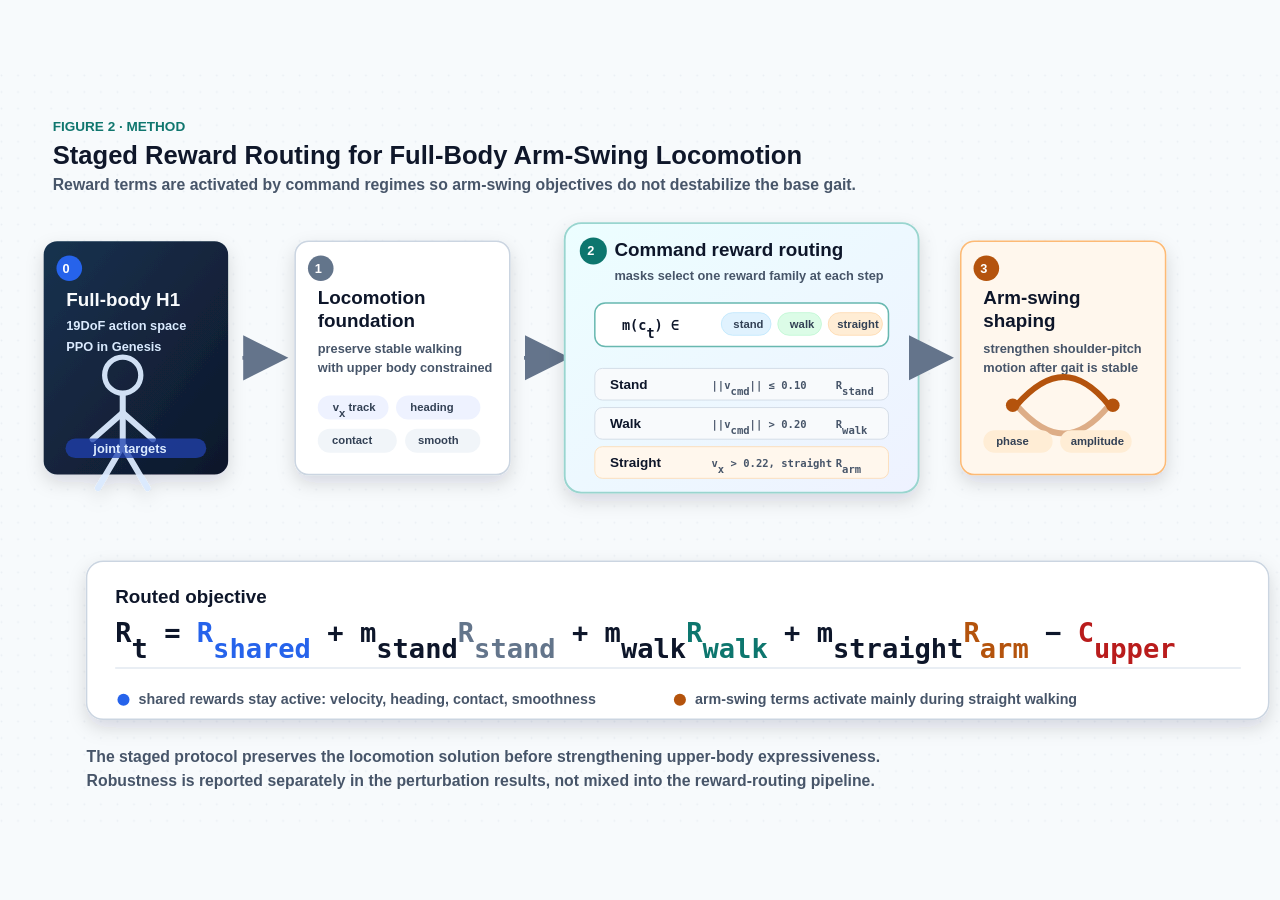
<file: output/extra_results/poster/staged_reward_routing.html>
<!doctype html>
<html lang="en">
<head>
  <meta charset="utf-8" />
  <meta name="viewport" content="width=device-width, initial-scale=1" />
  <title>Staged Reward Routing Method Figure</title>
  <style>
    :root {
      --paper: #f7fafc;
      --ink: #0f172a;
      --muted: #475569;
      --line: #cbd5e1;
      --blue: #2563eb;
      --teal: #0f766e;
      --gold: #b45309;
      --red: #b91c1c;
      --slate: #334155;
      --green: #15803d;
    }

    * {
      box-sizing: border-box;
    }

    body {
      margin: 0;
      min-height: 100vh;
      display: grid;
      place-items: center;
      background: var(--paper);
      color: var(--ink);
      font-family: "Avenir Next", "Inter", "Helvetica Neue", Arial, sans-serif;
    }

    .figure-shell {
      width: min(100vw, 1700px);
      aspect-ratio: 1700 / 1000;
      background: var(--paper);
      border: 0;
      box-shadow: none;
    }

    svg {
      display: block;
      width: 100%;
      height: 100%;
    }

    .title {
      font-size: 34px;
      font-weight: 850;
      letter-spacing: 0;
      fill: var(--ink);
    }

    .kicker {
      font-size: 18px;
      font-weight: 750;
      letter-spacing: 0;
      text-transform: uppercase;
      fill: var(--teal);
    }

    .caption {
      font-size: 21px;
      font-weight: 560;
      fill: var(--muted);
    }

    .stage-no {
      font-size: 17px;
      font-weight: 850;
      fill: #ffffff;
    }

    .stage-title {
      font-size: 25px;
      font-weight: 850;
      fill: var(--ink);
    }

    .stage-title.dark {
      fill: #f8fafc;
    }

    .stage-sub {
      font-size: 17px;
      font-weight: 560;
      fill: var(--muted);
    }

    .stage-sub.dark {
      fill: #dbeafe;
    }

    .chip-text {
      font-size: 15px;
      font-weight: 720;
      fill: var(--slate);
    }

    .small {
      font-size: 14px;
      font-weight: 560;
      fill: var(--muted);
    }

    .mask-name {
      font-size: 18px;
      font-weight: 820;
      fill: var(--ink);
    }

    .mask-cond {
      font-size: 14px;
      font-weight: 650;
      fill: var(--muted);
    }

    .formula {
      font-size: 36px;
      font-weight: 780;
      fill: var(--ink);
    }

    .formula-note {
      font-size: 19px;
      font-weight: 560;
      fill: var(--muted);
    }

    .mono {
      font-family: "SFMono-Regular", "Menlo", "Consolas", monospace;
    }
  </style>
</head>
<body>
  <main class="figure-shell" aria-label="Staged Reward Routing method figure">
    <svg viewBox="0 0 1700 1000" role="img" aria-labelledby="fig-title fig-desc">
      <title id="fig-title">Staged Reward Routing for Full-Body Locomotion</title>
      <desc id="fig-desc">A left-to-right method diagram showing stable locomotion, command-based reward routing, and arm-swing shaping.</desc>

      <defs>
        <filter id="softShadow" x="-20%" y="-20%" width="140%" height="150%">
          <feDropShadow dx="0" dy="10" stdDeviation="12" flood-color="#0f172a" flood-opacity="0.14" />
        </filter>

        <marker id="arrow" markerWidth="14" markerHeight="14" refX="11" refY="7" orient="auto" markerUnits="strokeWidth">
          <path d="M 0 1 L 12 7 L 0 13 z" fill="#64748b" />
        </marker>

        <marker id="arrowTeal" markerWidth="14" markerHeight="14" refX="11" refY="7" orient="auto" markerUnits="strokeWidth">
          <path d="M 0 1 L 12 7 L 0 13 z" fill="#0f766e" />
        </marker>

        <linearGradient id="policyGrad" x1="0" x2="1" y1="0" y2="1">
          <stop offset="0%" stop-color="#16324f" />
          <stop offset="100%" stop-color="#0f172a" />
        </linearGradient>

        <linearGradient id="routingGrad" x1="0" x2="1" y1="0" y2="1">
          <stop offset="0%" stop-color="#ecfeff" />
          <stop offset="100%" stop-color="#eef2ff" />
        </linearGradient>

        <pattern id="dotGrid" width="22" height="22" patternUnits="userSpaceOnUse">
          <circle cx="2" cy="2" r="1.2" fill="#cbd5e1" opacity="0.55" />
        </pattern>
      </defs>

      <rect width="1700" height="1000" fill="#f7fafc" />
      <rect x="0" y="0" width="1700" height="1000" fill="url(#dotGrid)" opacity="0.55" />

      <text x="70" y="76" class="kicker">Figure 2 · Method</text>
      <text x="70" y="119" class="title">Staged Reward Routing for Full-Body Arm-Swing Locomotion</text>
      <text x="70" y="154" class="caption">Reward terms are activated by command regimes so arm-swing objectives do not destabilize the base gait.</text>

      <g filter="url(#softShadow)">
        <rect x="58" y="222" width="245" height="310" rx="18" fill="url(#policyGrad)" />
        <circle cx="92" cy="258" r="17" fill="#2563eb" />
        <text x="83" y="264" class="stage-no">0</text>
        <text x="88" y="308" class="stage-title dark">Full-body H1</text>
        <text x="88" y="340" class="stage-sub dark">19DoF action space</text>
        <text x="88" y="368" class="stage-sub dark">PPO in Genesis</text>

        <g transform="translate(108 400)" stroke="#dbeafe" stroke-width="8" stroke-linecap="round" fill="none" opacity="0.95">
          <circle cx="55" cy="0" r="24" stroke-width="7" />
          <path d="M55 26 L55 94" />
          <path d="M55 50 L15 85" />
          <path d="M55 50 L95 85" />
          <path d="M55 94 L22 150" />
          <path d="M55 94 L88 150" />
        </g>

        <rect x="87" y="484" width="187" height="26" rx="13" fill="#1e40af" opacity="0.75" />
        <text x="124" y="503" class="stage-sub dark">joint targets</text>
      </g>

      <path d="M 322 377 L 378 377" stroke="#64748b" stroke-width="5" fill="none" marker-end="url(#arrow)" />

      <g filter="url(#softShadow)">
        <rect x="392" y="222" width="285" height="310" rx="18" fill="#ffffff" stroke="#cbd5e1" stroke-width="2" />
        <circle cx="426" cy="258" r="17" fill="#64748b" />
        <text x="418" y="264" class="stage-no">1</text>
        <text x="422" y="306" class="stage-title">Locomotion</text>
        <text x="422" y="336" class="stage-title">foundation</text>
        <text x="422" y="371" class="stage-sub">preserve stable walking</text>
        <text x="422" y="396" class="stage-sub">with upper body constrained</text>

        <rect x="422" y="427" width="94" height="32" rx="16" fill="#eef2ff" />
        <text x="442" y="448" class="chip-text">v<tspan baseline-shift="sub">x</tspan> track</text>
        <rect x="526" y="427" width="112" height="32" rx="16" fill="#eef2ff" />
        <text x="545" y="448" class="chip-text">heading</text>
        <rect x="422" y="471" width="105" height="32" rx="16" fill="#f1f5f9" />
        <text x="441" y="492" class="chip-text">contact</text>
        <rect x="538" y="471" width="100" height="32" rx="16" fill="#f1f5f9" />
        <text x="555" y="492" class="chip-text">smooth</text>
      </g>

      <path d="M 696 377 L 752 377" stroke="#64748b" stroke-width="5" fill="none" marker-end="url(#arrow)" />

      <g filter="url(#softShadow)">
        <rect x="750" y="198" width="470" height="358" rx="22" fill="url(#routingGrad)" stroke="#99d5cf" stroke-width="2.5" />
        <circle cx="788" cy="235" r="18" fill="#0f766e" />
        <text x="780" y="241" class="stage-no">2</text>
        <text x="816" y="242" class="stage-title">Command reward routing</text>
        <text x="816" y="274" class="stage-sub">masks select one reward family at each step</text>

        <rect x="790" y="304" width="390" height="58" rx="14" fill="#ffffff" stroke="#67b8b0" stroke-width="2" />
        <g aria-label="mode mask belongs to stand, walk, or straight">
          <text x="826" y="340" class="mask-name mono">m(c<tspan baseline-shift="sub">t</tspan>) ∈</text>
          <rect x="958" y="317" width="66" height="30" rx="15" fill="#e0f2fe" stroke="#bae6fd" />
          <text x="974" y="338" class="chip-text">stand</text>
          <rect x="1033" y="317" width="58" height="30" rx="15" fill="#dcfce7" stroke="#bbf7d0" />
          <text x="1049" y="338" class="chip-text">walk</text>
          <rect x="1100" y="317" width="72" height="30" rx="15" fill="#ffedd5" stroke="#fed7aa" />
          <text x="1112" y="338" class="chip-text">straight</text>
        </g>

        <g>
          <rect x="790" y="391" width="390" height="42" rx="10" fill="#f8fafc" stroke="#cbd5e1" />
          <text x="810" y="418" class="mask-name">Stand</text>
          <text x="945" y="418" class="mask-cond mono">||v<tspan baseline-shift="sub">cmd</tspan>|| ≤ 0.10</text>
          <text x="1110" y="418" class="mask-cond mono">R<tspan baseline-shift="sub">stand</tspan></text>

          <rect x="790" y="443" width="390" height="42" rx="10" fill="#f8fafc" stroke="#cbd5e1" />
          <text x="810" y="470" class="mask-name">Walk</text>
          <text x="945" y="470" class="mask-cond mono">||v<tspan baseline-shift="sub">cmd</tspan>|| &gt; 0.20</text>
          <text x="1110" y="470" class="mask-cond mono">R<tspan baseline-shift="sub">walk</tspan></text>

          <rect x="790" y="495" width="390" height="42" rx="10" fill="#fff7ed" stroke="#fed7aa" />
          <text x="810" y="522" class="mask-name">Straight</text>
          <text x="945" y="522" class="mask-cond mono">v<tspan baseline-shift="sub">x</tspan> &gt; 0.22, straight</text>
          <text x="1110" y="522" class="mask-cond mono">R<tspan baseline-shift="sub">arm</tspan></text>
        </g>
      </g>

      <path d="M 1238 377 L 1262 377" stroke="#64748b" stroke-width="5" fill="none" marker-end="url(#arrow)" />

      <g filter="url(#softShadow)">
        <rect x="1276" y="222" width="272" height="310" rx="18" fill="#fff7ed" stroke="#fdba74" stroke-width="2" />
        <circle cx="1310" cy="258" r="17" fill="#b45309" />
        <text x="1302" y="264" class="stage-no">3</text>
        <text x="1306" y="306" class="stage-title">Arm-swing</text>
        <text x="1306" y="336" class="stage-title">shaping</text>
        <text x="1306" y="371" class="stage-sub">strengthen shoulder-pitch</text>
        <text x="1306" y="396" class="stage-sub">motion after gait is stable</text>

        <path d="M 1350 440 C 1394 390, 1432 390, 1473 440" stroke="#b45309" stroke-width="8" fill="none" stroke-linecap="round" />
        <path d="M 1350 440 C 1394 490, 1432 490, 1473 440" stroke="#b45309" stroke-width="8" fill="none" stroke-linecap="round" opacity="0.45" />
        <circle cx="1345" cy="440" r="9" fill="#b45309" />
        <circle cx="1478" cy="440" r="9" fill="#b45309" />

        <rect x="1306" y="473" width="92" height="30" rx="15" fill="#ffedd5" />
        <text x="1323" y="493" class="chip-text">phase</text>
        <rect x="1408" y="473" width="95" height="30" rx="15" fill="#ffedd5" />
        <text x="1422" y="493" class="chip-text">amplitude</text>
      </g>

      <g filter="url(#softShadow)">
        <rect x="115" y="647" width="1570" height="210" rx="22" fill="#ffffff" stroke="#cbd5e1" stroke-width="2" />
        <text x="153" y="703" class="stage-title">Routed objective</text>
        <text x="153" y="754" class="formula mono">
          R<tspan baseline-shift="sub">t</tspan> =
          <tspan fill="#2563eb">R<tspan baseline-shift="sub">shared</tspan></tspan>
          + m<tspan baseline-shift="sub">stand</tspan><tspan fill="#64748b">R<tspan baseline-shift="sub">stand</tspan></tspan>
          + m<tspan baseline-shift="sub">walk</tspan><tspan fill="#0f766e">R<tspan baseline-shift="sub">walk</tspan></tspan>
          + m<tspan baseline-shift="sub">straight</tspan><tspan fill="#b45309">R<tspan baseline-shift="sub">arm</tspan></tspan>
          − <tspan fill="#b91c1c">C<tspan baseline-shift="sub">upper</tspan></tspan>
        </text>

        <line x1="153" y1="789" x2="1648" y2="789" stroke="#e2e8f0" stroke-width="2" />

        <g transform="translate(153 820)">
          <circle cx="11" cy="11" r="8" fill="#2563eb" />
          <text x="31" y="17" class="formula-note">shared rewards stay active: velocity, heading, contact, smoothness</text>
        </g>
        <g transform="translate(892 820)">
          <circle cx="11" cy="11" r="8" fill="#b45309" />
          <text x="31" y="17" class="formula-note">arm-swing terms activate mainly during straight walking</text>
        </g>
      </g>

      <text x="115" y="914" class="caption">
        <tspan x="115" dy="0">The staged protocol preserves the locomotion solution before strengthening upper-body expressiveness.</tspan>
        <tspan x="115" dy="31">Robustness is reported separately in the perturbation results, not mixed into the reward-routing pipeline.</tspan>
      </text>
    </svg>
  </main>
</body>
</html>
</file>
<file: output/poster_2/portrait.css>
@page { size: 600mm 900mm; margin: 0; }

:root {
  --ink: #101828;
  --soft: #344054;
  --muted: #667085;
  --line: #d6dde6;
  --panel: rgba(255, 255, 255, 0.94);
  --night: #102033;
  --teal: #087b78;
  --mint: #e6faf4;
  --gold: #bd6b0b;
  --amber: #fff4e2;
  --blue: #245f86;
  --red: #b42318;
  --green: #15803d;
}

body {
  background: #dfe8e7;
}

.poster {
  width: 600mm;
  height: 900mm;
  margin: 0 auto;
  padding: 25mm 33mm 14mm;
  background: url("sii_poster_template.jpg") center / 100% 100% no-repeat;
  overflow: hidden;
}

.poster::after {
  display: none;
}

.sheet {
  height: 100%;
  display: grid;
  grid-template-rows: 160mm 300mm 364mm 18mm;
  gap: 6mm;
}

header {
  display: grid;
  grid-template-columns: 1fr;
  grid-template-rows: auto auto;
  gap: 4mm;
  align-items: start;
  border-bottom: 0;
  padding: 42mm 0 0;
  color: white;
}

header section {
  min-width: 0;
}

.tag {
  display: inline-block;
  padding: 1.4mm 2.4mm;
  border: 0.32mm solid rgba(255, 255, 255, 0.62);
  color: #ecfffb;
  background: rgba(6, 55, 90, 0.25);
  font-size: 3.35mm;
  line-height: 1;
  font-weight: 900;
}

h1 {
  max-width: 522mm;
  margin: 4mm 0 2.5mm;
  color: white;
  font-size: 16.7mm;
  line-height: 1.05;
  font-weight: 950;
  text-shadow: 0 1.2mm 3mm rgba(0, 0, 0, 0.22);
}

.subtitle {
  max-width: 515mm;
  margin: 0;
  color: #ecf9ff;
  font-size: 4.75mm;
  line-height: 1.23;
  font-weight: 820;
}

.authors {
  margin-top: 2.2mm;
  color: #f3fbff;
  font-size: 3.35mm;
  line-height: 1.22;
  font-weight: 720;
}

.claim {
  height: 36mm;
  display: grid;
  grid-template-columns: 1fr 216mm;
  grid-template-rows: 1fr;
  gap: 5mm;
  align-items: center;
  padding: 4.2mm 5.2mm;
  background: rgba(255, 255, 255, 0.92);
  border: 0.35mm solid rgba(8, 123, 120, 0.42);
  border-left: 1.1mm solid var(--teal);
  box-shadow: 0 1.8mm 7mm rgba(16, 24, 40, 0.10);
}

.claim > div:nth-child(2) {
  display: none;
}

.claim h2 {
  margin: 0;
  color: var(--ink);
  font-size: 4.7mm;
  line-height: 1.08;
  font-weight: 950;
}

.claim p {
  margin: 1.4mm 0 0;
  color: var(--soft);
  font-size: 3.45mm;
  line-height: 1.25;
  font-weight: 720;
}

.mini-stats {
  display: grid;
  grid-template-columns: repeat(4, 1fr);
  gap: 2.5mm;
  padding-top: 0;
  border-top: 0;
}

.mini-stats strong {
  display: block;
  color: var(--teal);
  font-size: 6.9mm;
  line-height: 0.95;
  font-weight: 950;
}

.mini-stats span {
  display: block;
  margin-top: 0.9mm;
  color: var(--soft);
  font-size: 2.55mm;
  line-height: 1.12;
  font-weight: 850;
  text-transform: uppercase;
}

.band,
.panel {
  background: var(--panel);
  border: 0.34mm solid var(--line);
  box-shadow: 0 1.4mm 5.5mm rgba(16, 24, 40, 0.07);
}

.band {
  padding: 4.2mm 4.5mm;
  min-height: 0;
}

.evidence {
  display: grid;
  grid-template-rows: auto 1fr auto;
  gap: 3.5mm;
}

.section-head {
  display: flex;
  align-items: baseline;
  justify-content: space-between;
  gap: 6mm;
}

.section-title {
  margin: 0;
  color: var(--ink);
  font-size: 5.9mm;
  line-height: 1.08;
  font-weight: 950;
}

.section-kicker {
  color: var(--teal);
  font-size: 3.05mm;
  line-height: 1.1;
  font-weight: 900;
  text-transform: uppercase;
}

.evidence-body {
  display: grid;
  grid-template-columns: 1fr 1fr;
  grid-template-rows: 187mm 1fr;
  grid-template-areas:
    "figure figure"
    "left right";
  gap: 3.5mm;
  min-height: 0;
  align-items: stretch;
}

.evidence-body .evidence-aside:first-child {
  grid-area: left;
}

.evidence-body .figure-frame {
  grid-area: figure;
}

.evidence-body .evidence-aside:last-child {
  grid-area: right;
}

.figure-frame {
  min-height: 0;
  display: grid;
  place-items: center;
  background: #f8fafc;
  border: 0.25mm solid #d9e2ec;
}

.figure-img {
  width: 100%;
  height: 100%;
  object-fit: contain;
  display: block;
}

.evidence-aside {
  display: grid;
  grid-template-columns: repeat(2, minmax(0, 1fr));
  grid-template-rows: repeat(2, minmax(0, 1fr));
  gap: 2.8mm;
  min-height: 0;
}

.mini-card {
  min-height: 0;
  display: grid;
  align-content: start;
  overflow: hidden;
  padding: 2.9mm 3.1mm;
  background: #f8fafc;
  border: 0;
  border-left: 0.75mm solid var(--teal);
}

.mini-card.gold {
  background: #fff8ed;
  border-left-color: var(--gold);
}

.mini-card.blue {
  background: #f0f7fb;
  border-left-color: var(--blue);
}

.mini-card h3 {
  margin: 0 0 1.3mm;
  color: var(--ink);
  font-size: 3.55mm;
  line-height: 1.08;
  font-weight: 950;
}

.mini-card p,
.mini-card ul {
  margin: 0;
  color: var(--soft);
  font-size: 3.02mm;
  line-height: 1.18;
  font-weight: 650;
}

.mini-card ul {
  padding-left: 3.4mm;
}

.mini-card li + li {
  margin-top: 0.7mm;
}

.mapping {
  width: 100%;
  border-collapse: collapse;
  font-size: 2.66mm;
  line-height: 1.14;
  font-weight: 660;
}

.mapping td {
  padding: 0.9mm 0.6mm;
  border-bottom: 0.22mm solid #e2e8f0;
  color: var(--soft);
  vertical-align: top;
}

.mapping td:first-child {
  width: 33%;
  color: var(--ink);
  font-weight: 900;
}

.caption {
  margin: 0;
  color: var(--soft);
  font-size: 3.15mm;
  line-height: 1.18;
  font-weight: 650;
}

.bottom {
  display: grid;
  grid-template-columns: 226mm 1fr;
  grid-template-rows: 205mm 1fr;
  gap: 6mm;
  min-height: 0;
}

.panel {
  min-height: 0;
  display: grid;
  grid-template-rows: auto 1fr auto;
  gap: 3mm;
  padding: 4.2mm 4.5mm;
  border-top: 1mm solid var(--teal);
}

.panel.gold {
  border-top-color: var(--gold);
}

.panel.blue {
  grid-column: 1 / 3;
  display: grid;
  grid-template-columns: 210mm 1fr 1fr;
  grid-template-rows: auto 46mm 1fr;
  gap: 3.2mm 4mm;
  border-top-color: var(--blue);
}

.panel h2 {
  margin: 0;
  color: var(--ink);
  font-size: 5.35mm;
  line-height: 1.08;
  font-weight: 950;
}

.method-img {
  width: 100%;
  height: 126mm;
  object-fit: contain;
  display: block;
}

.method-text,
.takeaway p,
.results-note {
  margin: 0;
  color: var(--soft);
  font-size: 3.18mm;
  line-height: 1.22;
  font-weight: 640;
}

.results {
  grid-template-rows: auto auto auto auto auto;
}

.callouts {
  display: grid;
  grid-template-columns: 1fr 1fr;
  gap: 3mm;
}

.callout {
  min-height: 27mm;
  display: grid;
  align-content: center;
  padding: 3mm 3.2mm;
  background: var(--night);
  color: white;
}

.callout.gold {
  background: #fff8ed;
  color: var(--ink);
  border: 0.34mm solid #f6c882;
}

.callout strong {
  display: block;
  color: #8ceacb;
  font-size: 7mm;
  line-height: 0.95;
  font-weight: 950;
}

.callout.gold strong {
  color: var(--gold);
}

.callout span {
  display: block;
  margin-top: 1mm;
  color: #d7e1e8;
  font-size: 2.72mm;
  line-height: 1.14;
  font-weight: 760;
}

.callout.gold span {
  color: var(--soft);
}

table {
  width: 100%;
  border-collapse: collapse;
  font-size: 2.85mm;
  line-height: 1.12;
  font-weight: 650;
}

thead th {
  padding: 1.35mm 1.05mm;
  background: #eef2f6;
  color: var(--ink);
  text-align: right;
  border-bottom: 0.35mm solid #cbd5e1;
  font-size: 2.42mm;
  line-height: 1.1;
  text-transform: uppercase;
}

thead th:first-child,
tbody td:first-child {
  text-align: left;
}

tbody td {
  padding: 1.35mm 1.05mm;
  border-bottom: 0.22mm solid #e2e8f0;
  text-align: right;
  color: var(--soft);
  white-space: nowrap;
}

tbody tr.robust td:first-child {
  color: var(--teal);
  font-weight: 900;
}

tbody tr.baseline td:first-child {
  color: var(--red);
  font-weight: 900;
}

.trend-box {
  display: grid;
  gap: 1.5mm;
  padding: 2.7mm 3mm;
  background: #f8fafc;
  border: 0.28mm solid #dbe4ee;
}

.trend-box h3 {
  margin: 0;
  color: var(--ink);
  font-size: 3.15mm;
  line-height: 1.1;
  font-weight: 950;
}

.trend-row {
  display: grid;
  grid-template-columns: 29mm 1fr auto;
  gap: 2mm;
  align-items: center;
  color: var(--soft);
  font-size: 2.55mm;
  line-height: 1.1;
  font-weight: 680;
}

.trend-line {
  height: 2.15mm;
  border-radius: 2mm;
  background: linear-gradient(90deg, #8ceacb 0%, #8ceacb 34%, #f7c46c 35%, #f7c46c 66%, #f59e0b 67%, #f59e0b 100%);
}

.trend-line.flat {
  background: linear-gradient(90deg, #8ceacb 0%, #8ceacb 100%);
}

.stage-map {
  grid-column: 1;
  grid-row: 2 / 4;
  display: grid;
  gap: 2mm;
  align-content: start;
}

.stage-row {
  display: grid;
  grid-template-columns: 16mm 1fr;
  gap: 2.6mm;
  align-items: start;
  padding: 1.6mm 0;
  border-bottom: 0.24mm solid #e1e8ee;
}

.stage-id {
  width: 13mm;
  height: 13mm;
  display: grid;
  place-items: center;
  border-radius: 50%;
  background: var(--mint);
  color: var(--teal);
  border: 0.34mm solid #9bd9d3;
  font-size: 4mm;
  font-weight: 950;
}

.stage-row:nth-child(3) .stage-id {
  background: #fff4e2;
  color: var(--gold);
  border-color: #f3c27b;
}

.stage-row:nth-child(4) .stage-id {
  background: #ecfdf5;
  color: var(--green);
  border-color: #86efac;
}

.stage-row b {
  display: block;
  color: var(--ink);
  font-size: 3.22mm;
  line-height: 1.08;
  font-weight: 950;
}

.stage-row span {
  display: block;
  margin-top: 0.8mm;
  color: var(--soft);
  font-size: 2.95mm;
  line-height: 1.16;
  font-weight: 620;
}

.panel.blue > h2 {
  grid-column: 1 / 4;
}

.takeaway {
  grid-column: 2 / 4;
  grid-row: 2;
  align-self: stretch;
  display: grid;
  align-content: center;
  margin: 0;
  padding: 3.2mm 3.6mm;
  background: #111f2a;
  color: white;
}

.takeaway p {
  color: #e9f2f5;
}

.panel.blue > .mini-card.gold {
  grid-column: 2;
  grid-row: 3;
}

.panel.blue > .mini-card:not(.gold) {
  grid-column: 3;
  grid-row: 3;
}

.tiny {
  color: var(--muted);
  font-size: 2.9mm;
  line-height: 1.2;
  font-weight: 620;
}

footer {
  display: grid;
  grid-template-columns: 1fr auto;
  gap: 8mm;
  align-items: end;
  padding-top: 0;
  border-top: 0;
  color: rgba(255, 255, 255, 0.88);
  font-size: 2.78mm;
  line-height: 1.2;
  font-weight: 650;
}

.refs {
  max-width: 410mm;
}

.qr-placeholder {
  min-width: 88mm;
  color: white;
  text-align: right;
  font-weight: 800;
}
</file>
